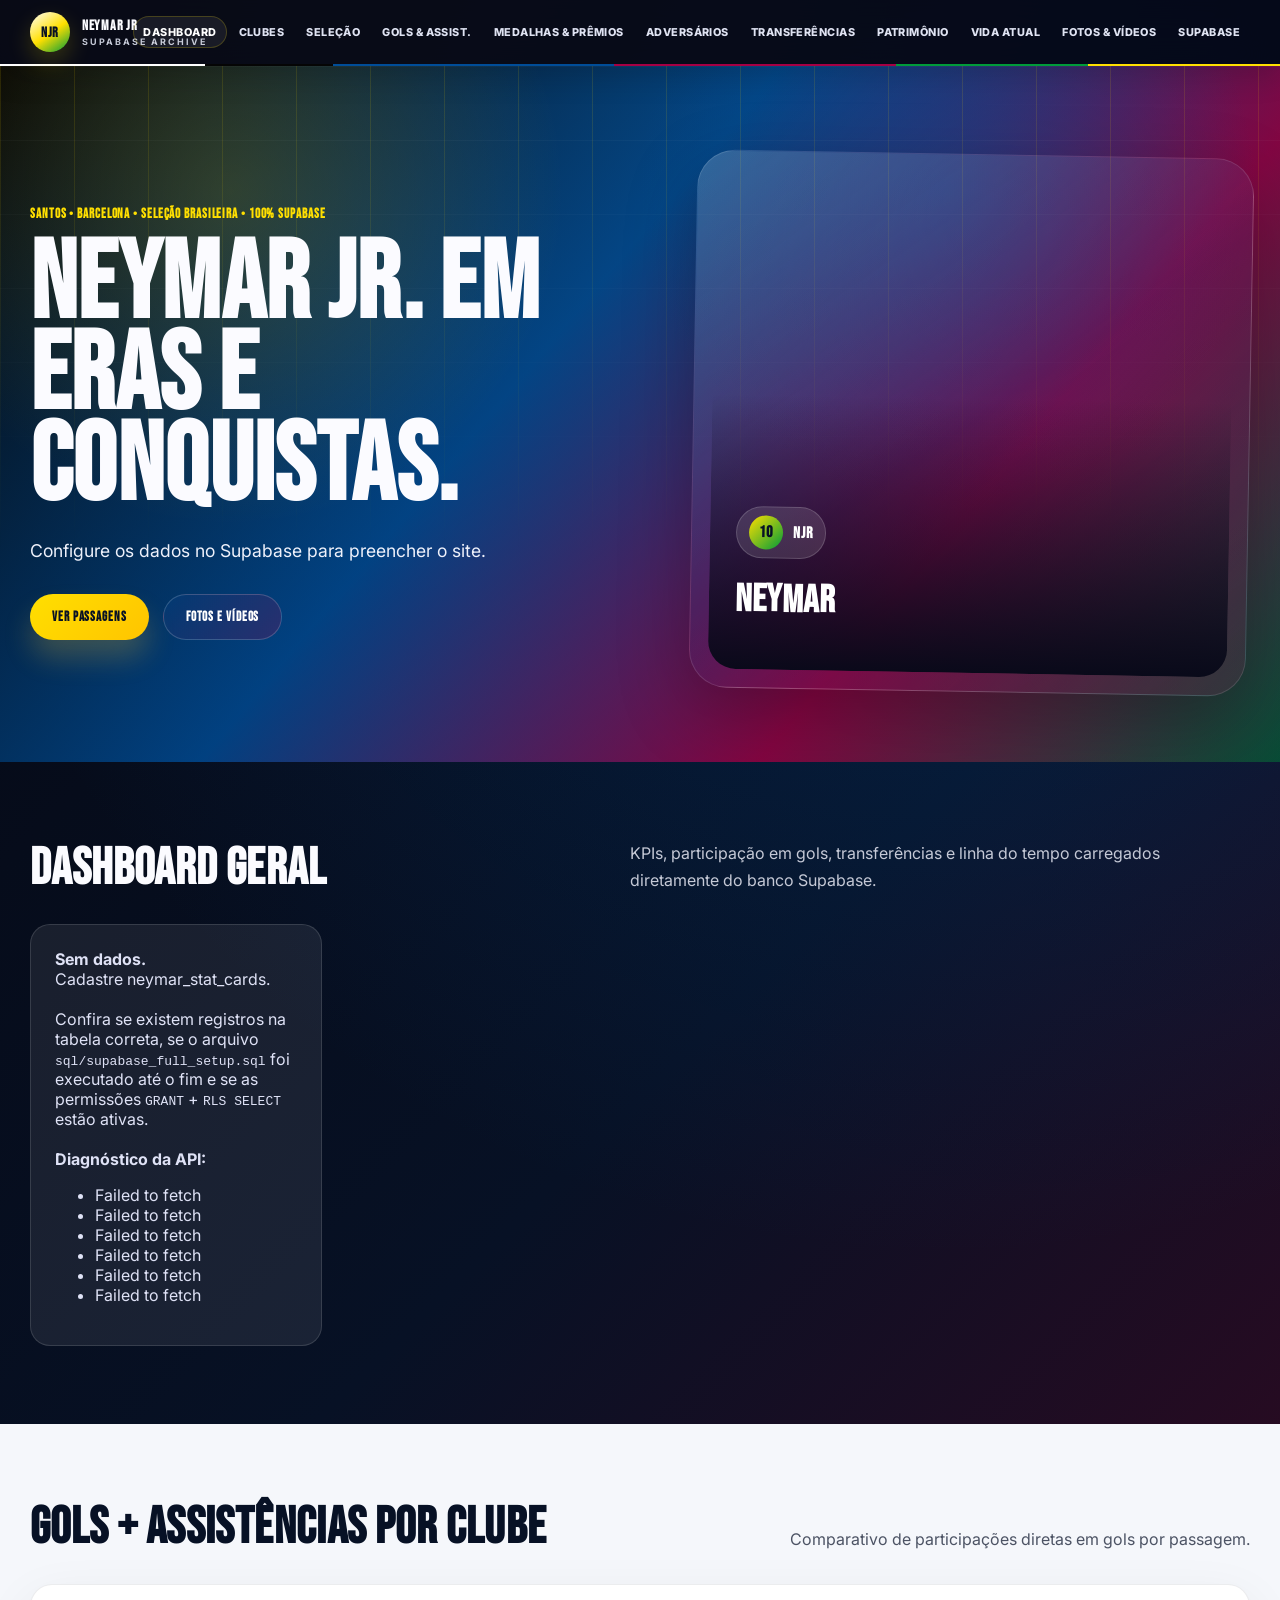
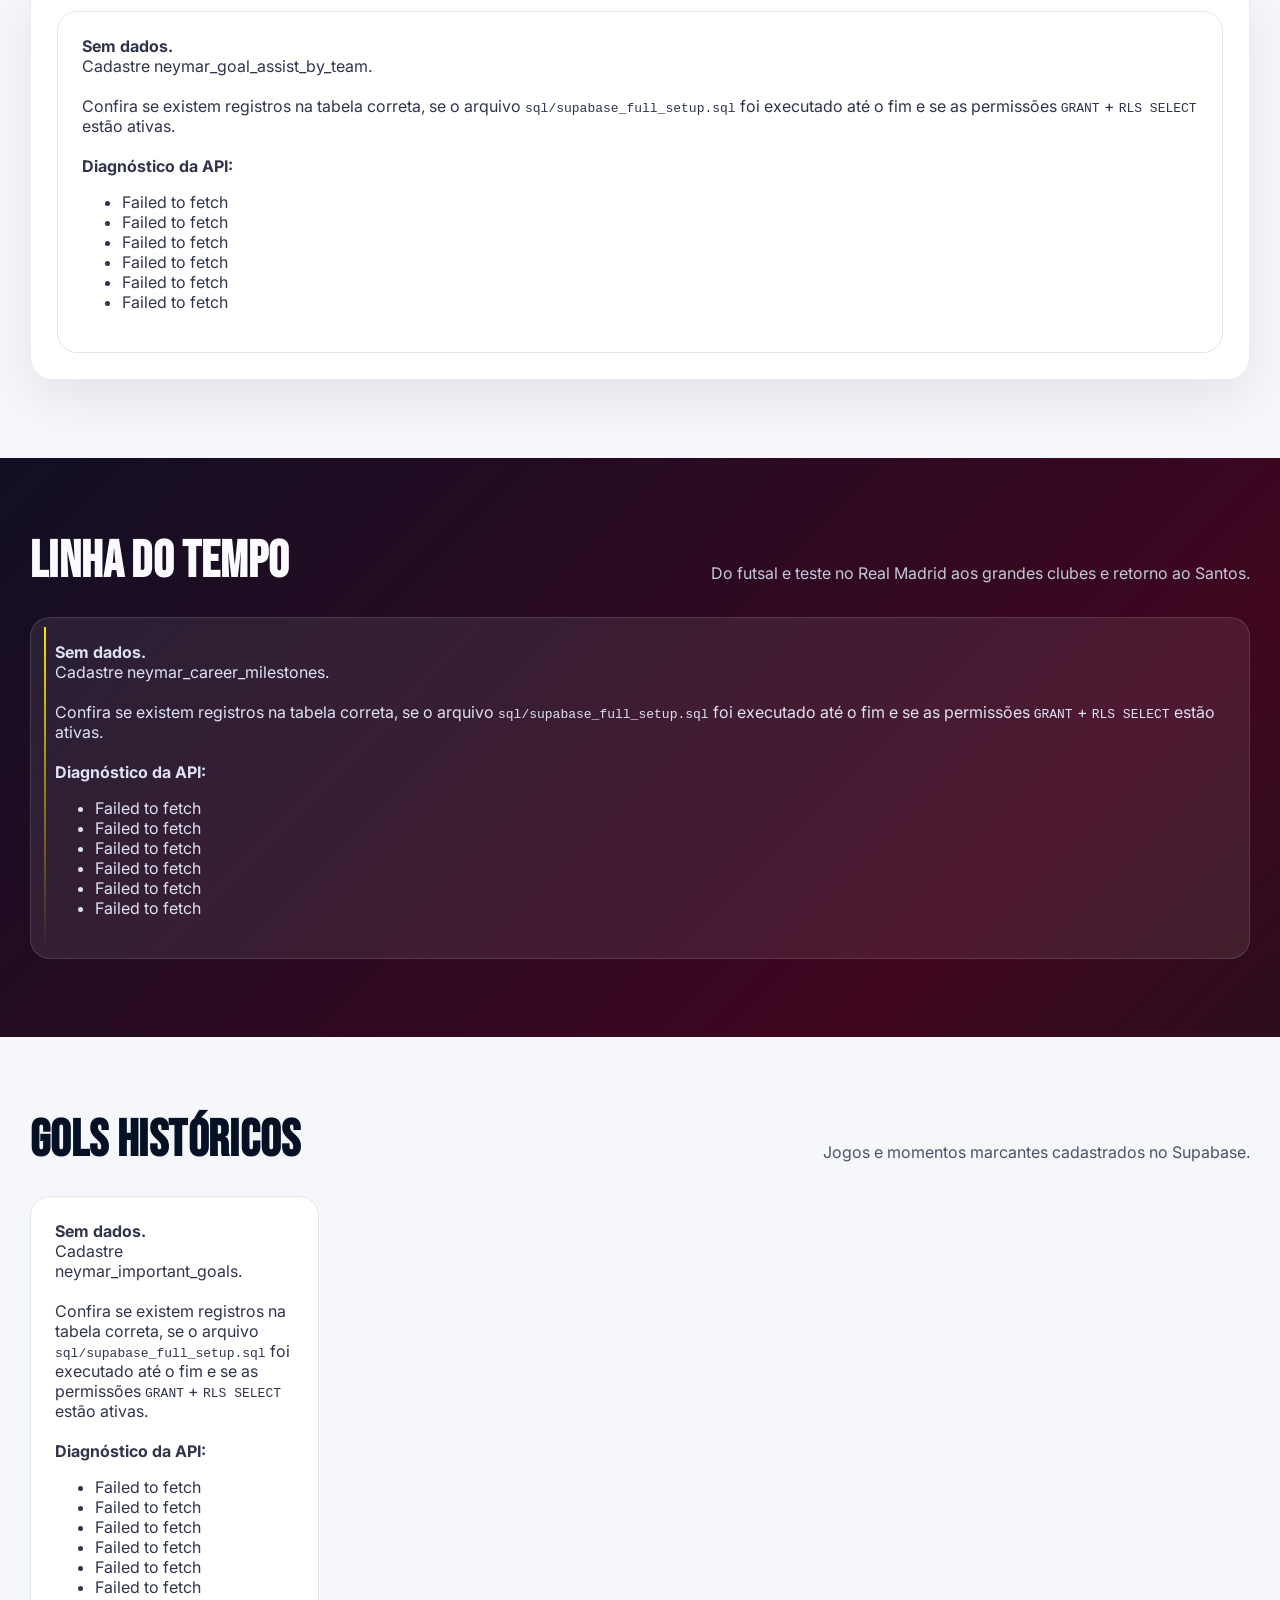
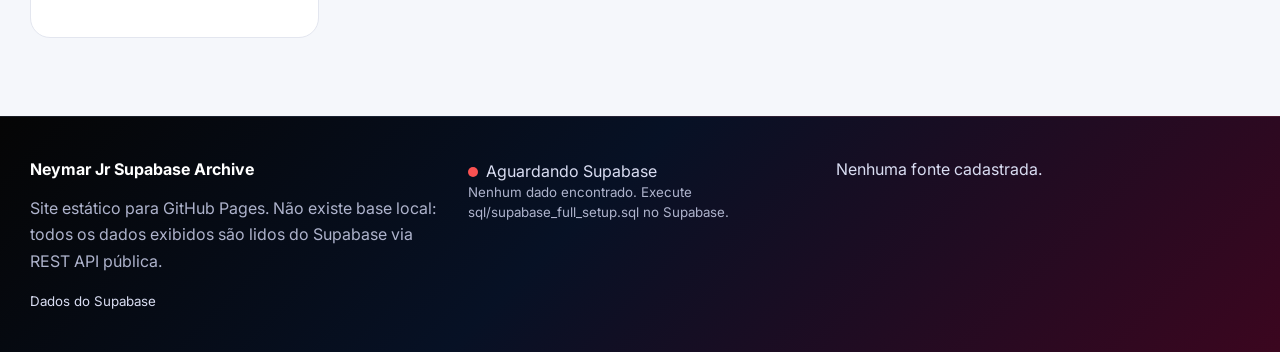
<file: index.html>
<!DOCTYPE html><html lang="pt-BR"><head><meta charset="UTF-8"/><meta name="viewport" content="width=device-width, initial-scale=1.0"/><title>Neymar Jr Supabase Archive | Dashboard</title><meta name="description" content="Dashboard premium 100% Supabase da carreira de Neymar Jr."/><link rel="preconnect" href="https://fonts.googleapis.com"><link rel="preconnect" href="https://fonts.gstatic.com" crossorigin><link href="https://fonts.googleapis.com/css2?family=Montserrat:wght@400;500;700;800;900&display=swap" rel="stylesheet"><link rel="stylesheet" href="css/styles.css"/></head><body data-page="home"><header class="topbar"><div class="container nav"><a class="logo" href="index.html"><span class="logo-mark">NJR</span><span><span id="brand-name">Neymar Jr</span><small>Supabase Archive</small></span></a><button class="mobile-toggle" id="mobile-toggle">Menu</button><nav class="nav-links" id="nav-links"></nav></div></header><main><section class="hero"><div class="container hero-grid"><div id="hero-copy"></div><div class="phone-card"><div class="phone-screen"><div class="phone-content" id="hero-mini"></div></div></div></div></section>
<section class="section"><div class="container"><div class="section-title"><h2>Dashboard geral</h2><p>KPIs, participação em gols, transferências e linha do tempo carregados diretamente do banco Supabase.</p></div><div class="kpi-grid" id="kpis"></div></div></section>
<section class="section light"><div class="container"><div class="section-title"><h2>Gols + assistências por clube</h2><p>Comparativo de participações diretas em gols por passagem.</p></div><div class="card chart-card" id="club-chart"></div></div></section>
<section class="section"><div class="container"><div class="section-title"><h2>Linha do tempo</h2><p>Do futsal e teste no Real Madrid aos grandes clubes e retorno ao Santos.</p></div><div class="timeline" id="timeline"></div></div></section>
<section class="section light"><div class="container"><div class="section-title"><h2>Gols históricos</h2><p>Jogos e momentos marcantes cadastrados no Supabase.</p></div><div class="grid four" id="featured-goals"></div></div></section></main><footer class="footer"><div class="container footer-grid"><div><strong>Neymar Jr Supabase Archive</strong><p>Site estático para GitHub Pages. Não existe base local: todos os dados exibidos são lidos do Supabase via REST API pública.</p><small id="updated-label"></small></div><div class="supabase-status" id="supabase-status"></div><div class="footer-links" id="footer-sources"></div></div></footer><script src="js/supabase-config.js"></script><script src="js/app.js"></script></body></html>
</file>
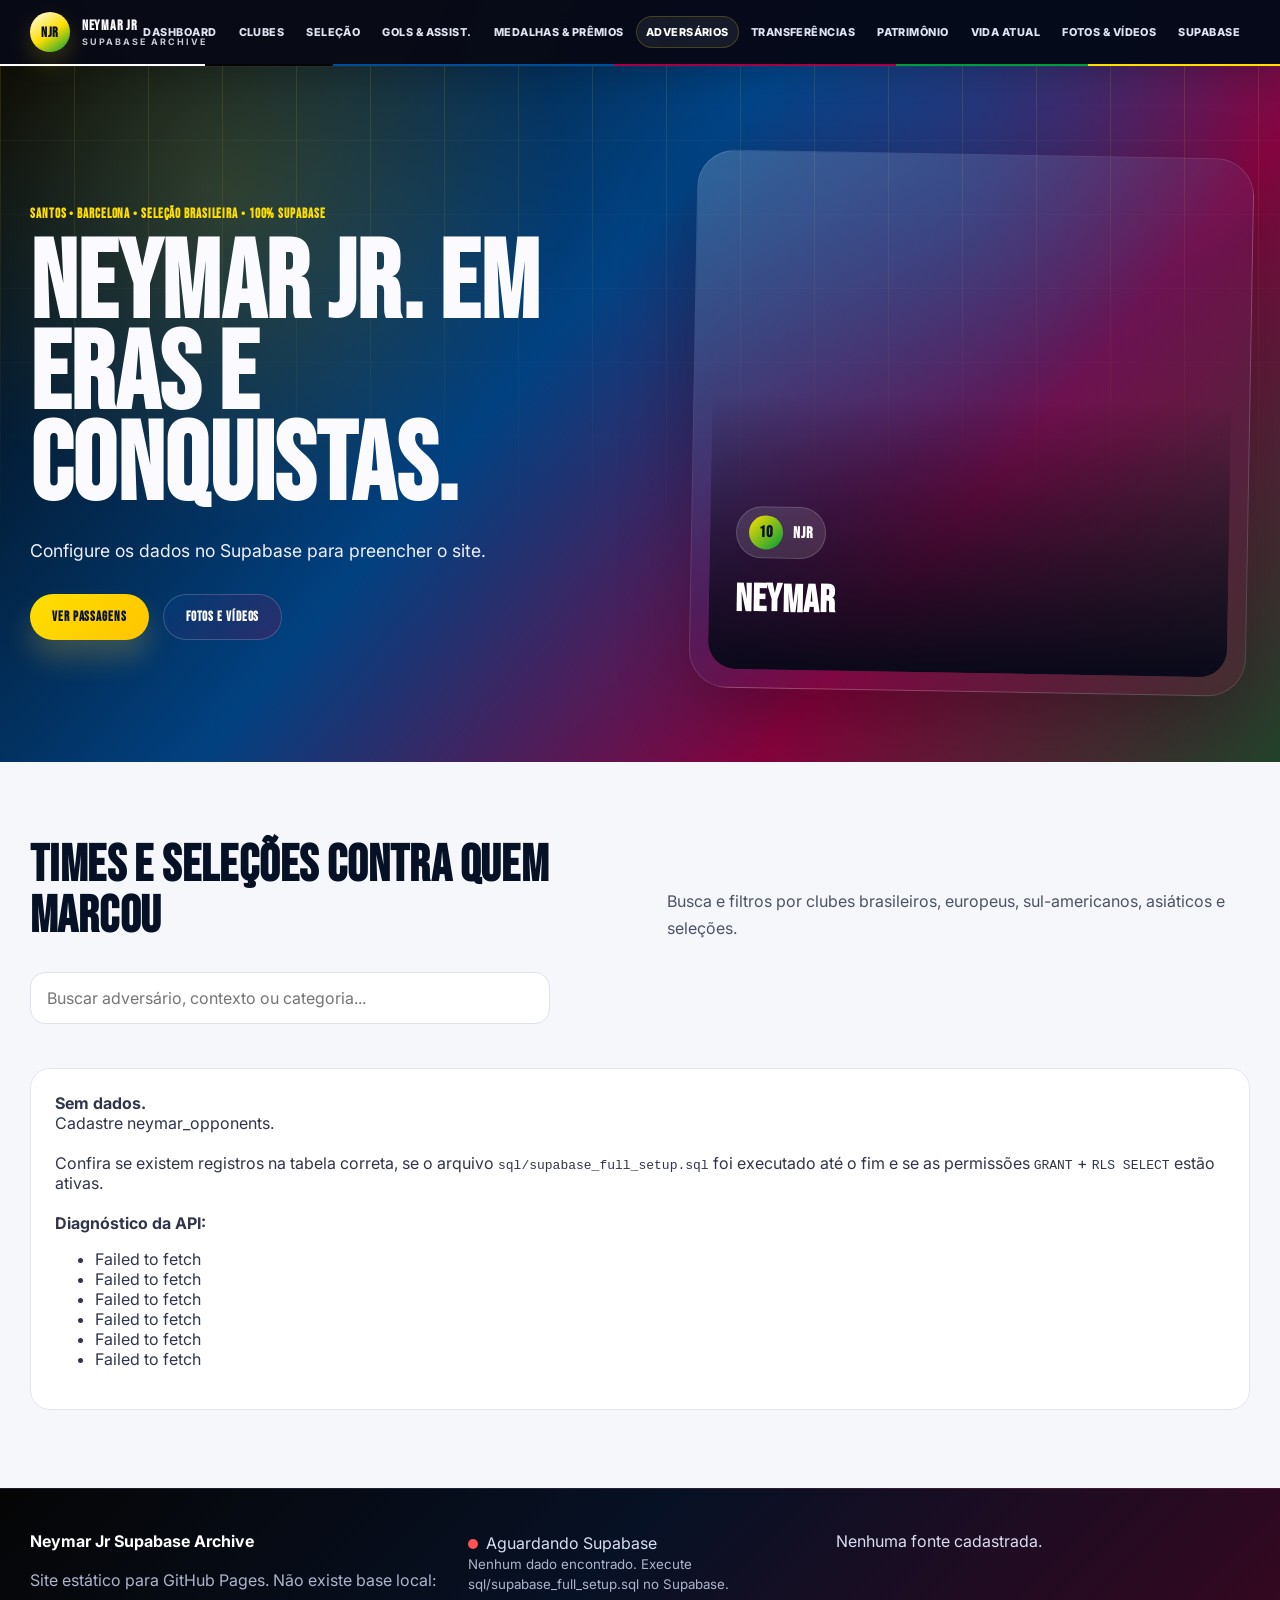
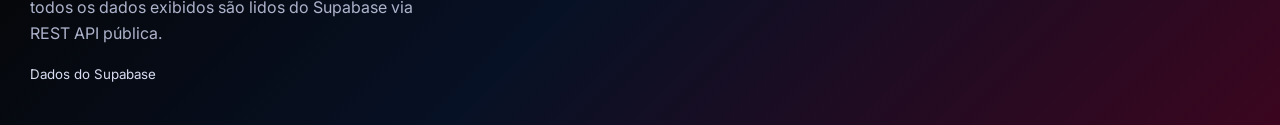
<file: adversarios.html>
<!DOCTYPE html><html lang="pt-BR"><head><meta charset="UTF-8"/><meta name="viewport" content="width=device-width, initial-scale=1.0"/><title>Neymar Jr | Adversários</title><meta name="description" content="Todos os adversários cadastrados contra quem Neymar marcou."/><link rel="preconnect" href="https://fonts.googleapis.com"><link rel="preconnect" href="https://fonts.gstatic.com" crossorigin><link href="https://fonts.googleapis.com/css2?family=Montserrat:wght@400;500;700;800;900&display=swap" rel="stylesheet"><link rel="stylesheet" href="css/styles.css"/></head><body data-page="adversarios"><header class="topbar"><div class="container nav"><a class="logo" href="index.html"><span class="logo-mark">NJR</span><span><span id="brand-name">Neymar Jr</span><small>Supabase Archive</small></span></a><button class="mobile-toggle" id="mobile-toggle">Menu</button><nav class="nav-links" id="nav-links"></nav></div></header><main><section class="hero"><div class="container hero-grid"><div id="hero-copy"></div><div class="phone-card"><div class="phone-screen"><div class="phone-content" id="hero-mini"></div></div></div></div></section>
<section class="section light"><div class="container"><div class="section-title"><h2>Times e seleções contra quem marcou</h2><p>Busca e filtros por clubes brasileiros, europeus, sul-americanos, asiáticos e seleções.</p></div><input class="searchbar" id="opponents-search" placeholder="Buscar adversário, contexto ou categoria..."/><br><br><div class="filters" id="opponents-filters"></div><p class="note" id="opponents-count"></p><div class="table-wrap" id="opponents-table"></div></div></section></main><footer class="footer"><div class="container footer-grid"><div><strong>Neymar Jr Supabase Archive</strong><p>Site estático para GitHub Pages. Não existe base local: todos os dados exibidos são lidos do Supabase via REST API pública.</p><small id="updated-label"></small></div><div class="supabase-status" id="supabase-status"></div><div class="footer-links" id="footer-sources"></div></div></footer><script src="js/supabase-config.js"></script><script src="js/app.js"></script></body></html>
</file>
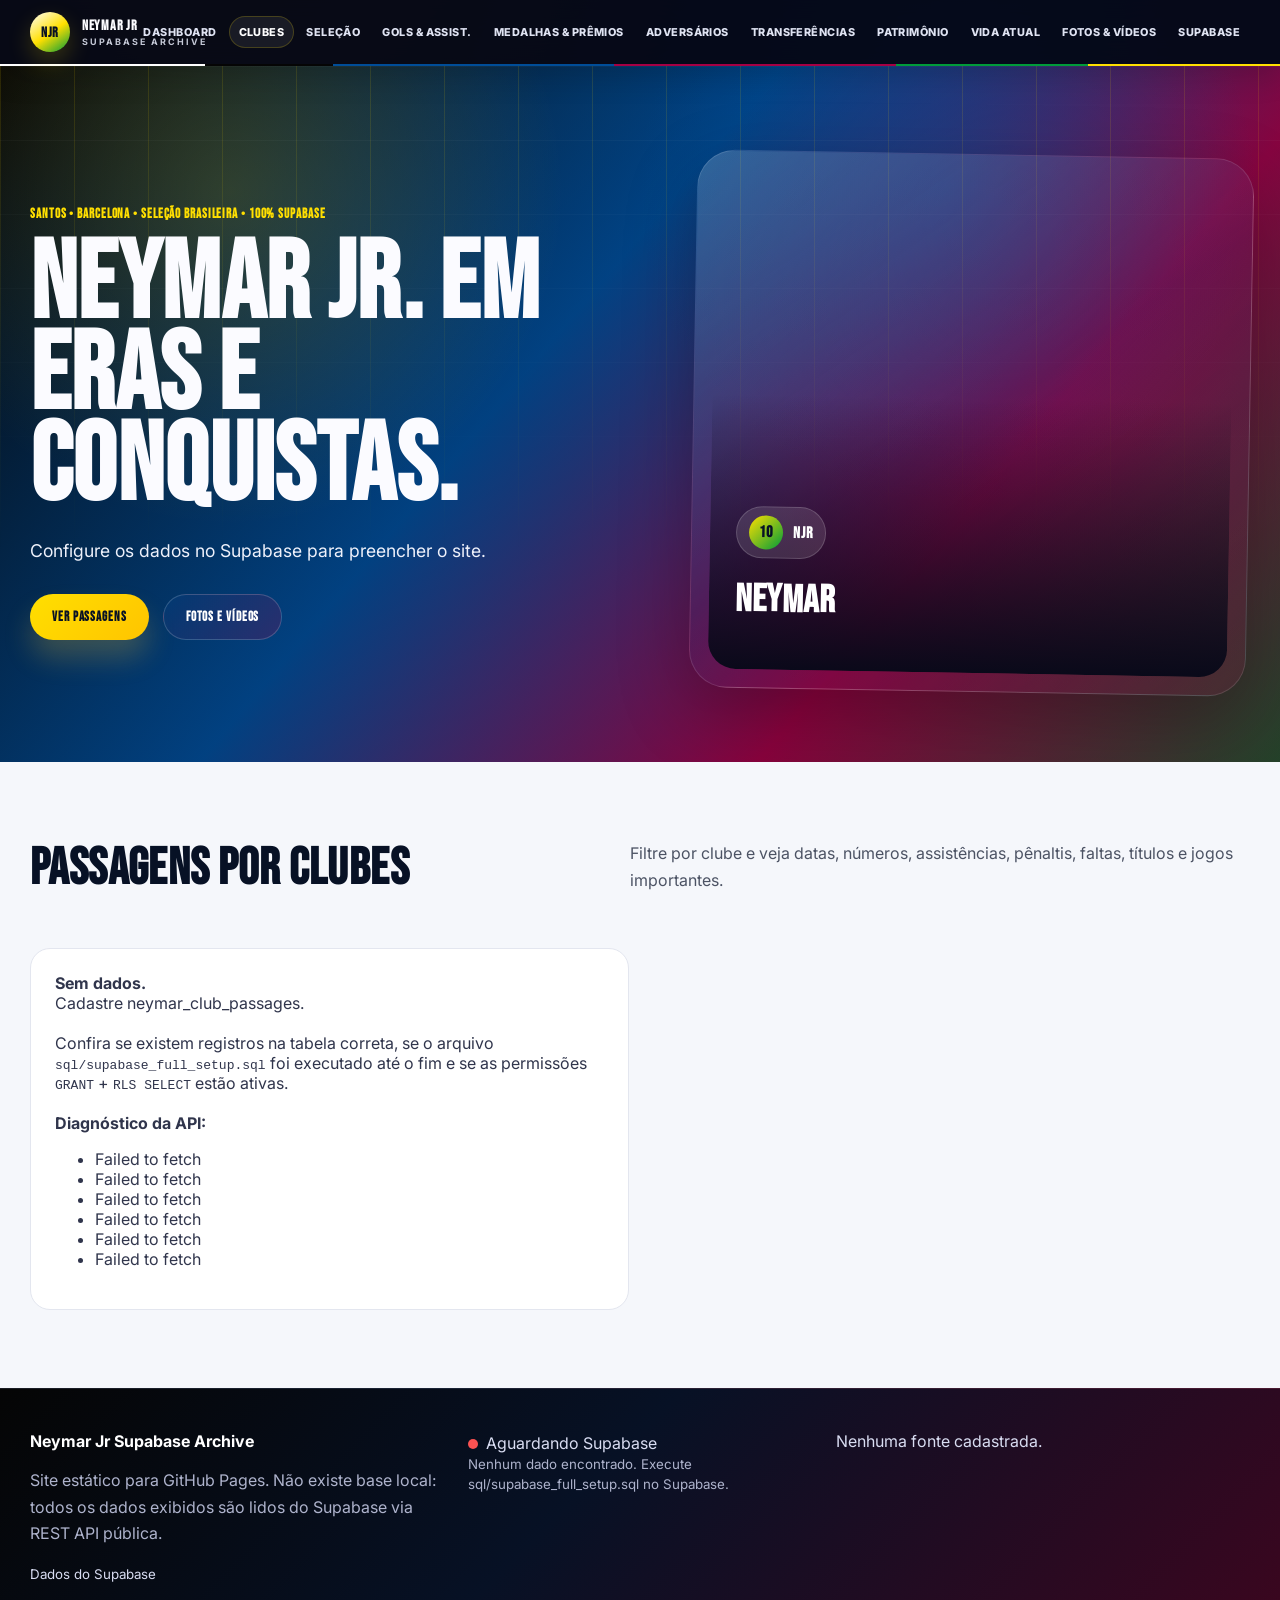
<file: clubes.html>
<!DOCTYPE html><html lang="pt-BR"><head><meta charset="UTF-8"/><meta name="viewport" content="width=device-width, initial-scale=1.0"/><title>Neymar Jr | Clubes</title><meta name="description" content="Passagens de Neymar Jr por clubes com dados do Supabase."/><link rel="preconnect" href="https://fonts.googleapis.com"><link rel="preconnect" href="https://fonts.gstatic.com" crossorigin><link href="https://fonts.googleapis.com/css2?family=Montserrat:wght@400;500;700;800;900&display=swap" rel="stylesheet"><link rel="stylesheet" href="css/styles.css"/></head><body data-page="clubes"><header class="topbar"><div class="container nav"><a class="logo" href="index.html"><span class="logo-mark">NJR</span><span><span id="brand-name">Neymar Jr</span><small>Supabase Archive</small></span></a><button class="mobile-toggle" id="mobile-toggle">Menu</button><nav class="nav-links" id="nav-links"></nav></div></header><main><section class="hero"><div class="container hero-grid"><div id="hero-copy"></div><div class="phone-card"><div class="phone-screen"><div class="phone-content" id="hero-mini"></div></div></div></div></section>
<section class="section light"><div class="container"><div class="section-title"><h2>Passagens por clubes</h2><p>Filtre por clube e veja datas, números, assistências, pênaltis, faltas, títulos e jogos importantes.</p></div><div class="filters" id="clubs-filters"></div><div class="grid two" id="clubs-grid"></div></div></section></main><footer class="footer"><div class="container footer-grid"><div><strong>Neymar Jr Supabase Archive</strong><p>Site estático para GitHub Pages. Não existe base local: todos os dados exibidos são lidos do Supabase via REST API pública.</p><small id="updated-label"></small></div><div class="supabase-status" id="supabase-status"></div><div class="footer-links" id="footer-sources"></div></div></footer><script src="js/supabase-config.js"></script><script src="js/app.js"></script></body></html>
</file>
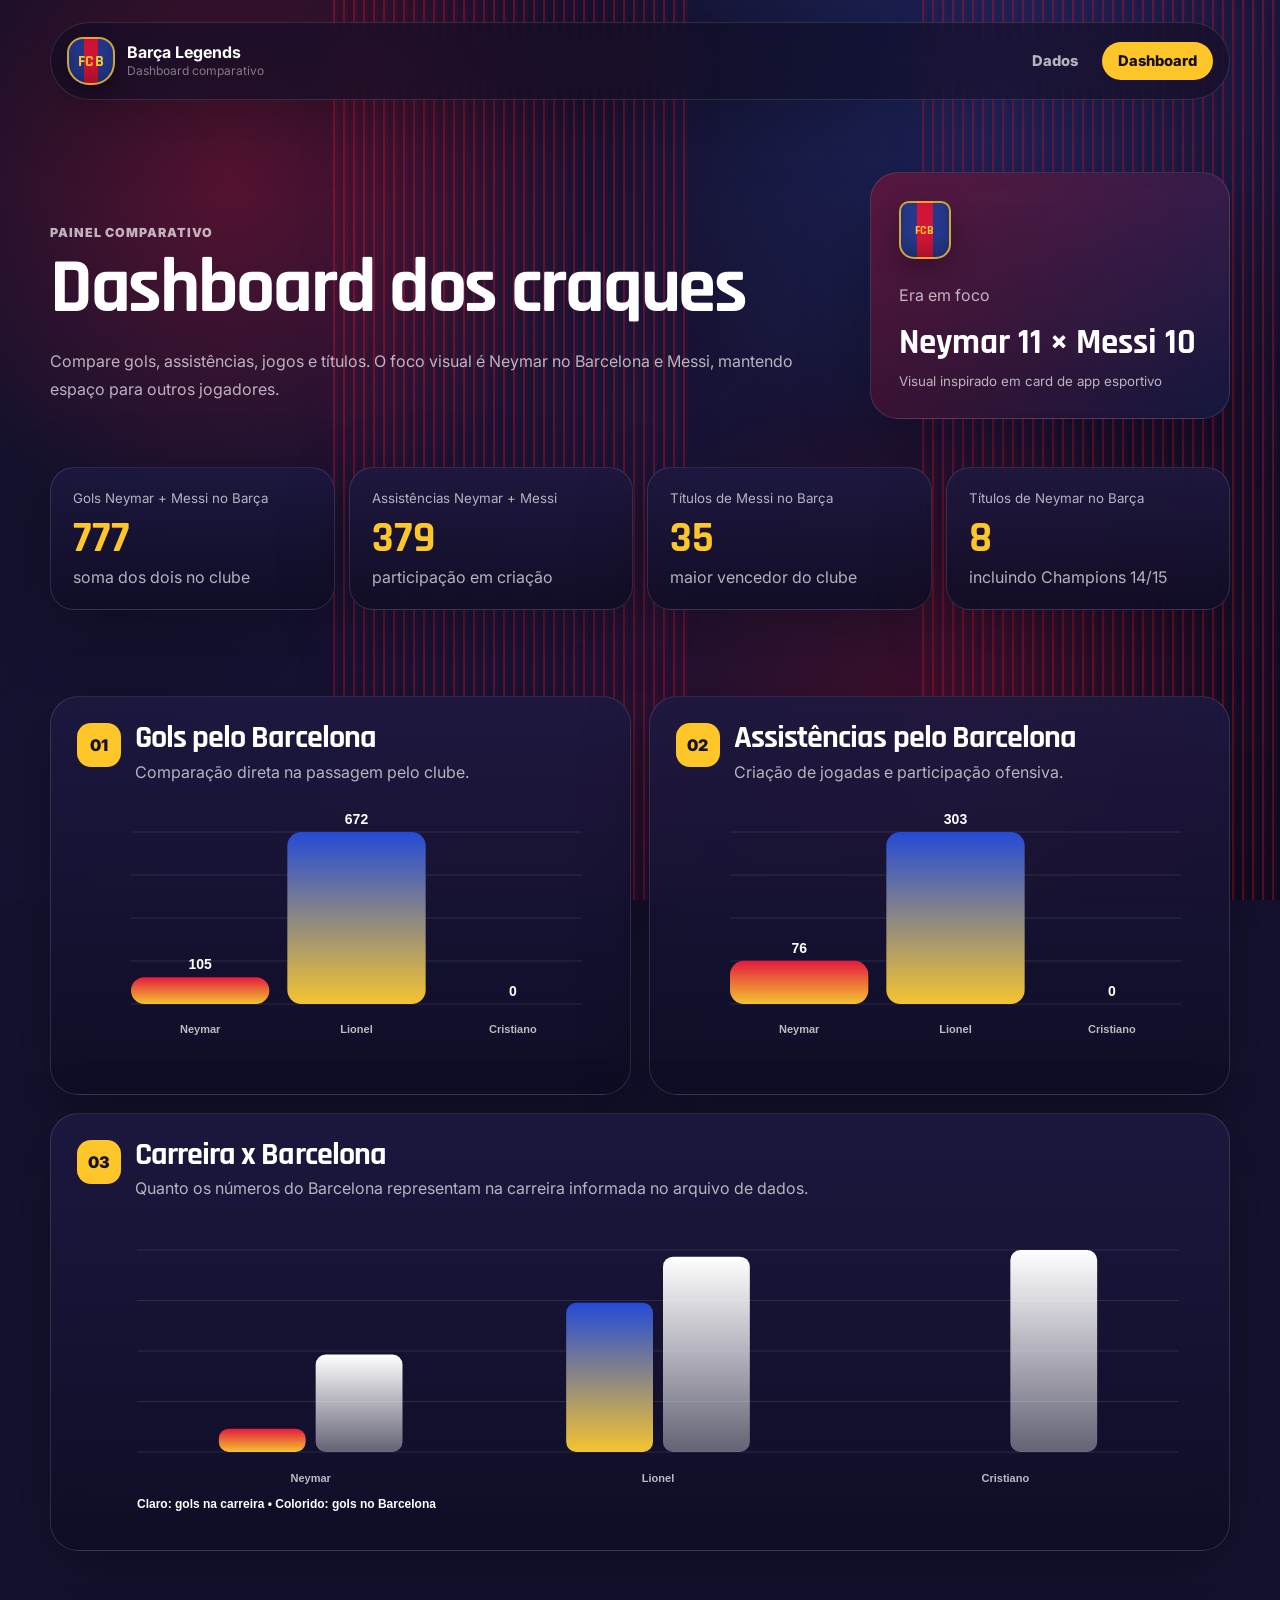
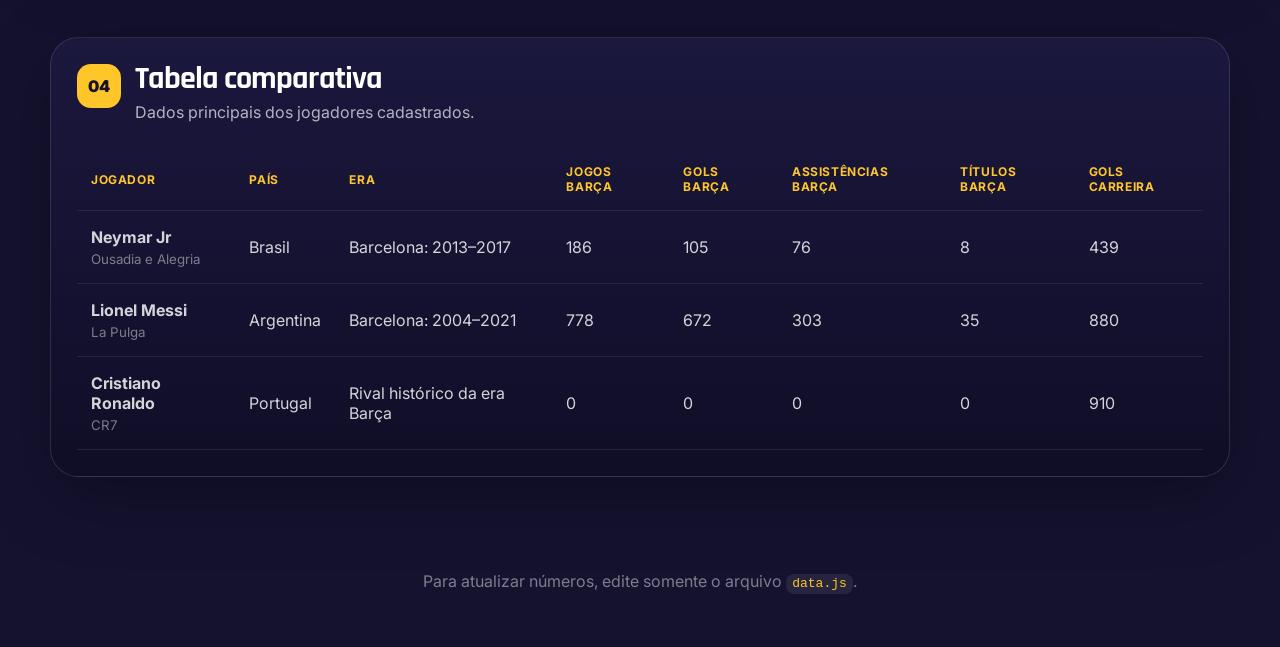
<file: dashboard.html>
<!DOCTYPE html>
<html lang="pt-BR">
<head>
  <meta charset="UTF-8" />
  <meta name="viewport" content="width=device-width, initial-scale=1.0" />
  <title>Barça Legends | Dashboard</title>
  <link rel="preconnect" href="https://fonts.googleapis.com">
  <link rel="preconnect" href="https://fonts.gstatic.com" crossorigin>
  <link href="https://fonts.googleapis.com/css2?family=Rajdhani:wght@500;600;700&family=Inter:wght@400;500;700;800&display=swap" rel="stylesheet">
  <link rel="stylesheet" href="styles.css" />
</head>
<body>
  <div class="page-bg"></div>

  <header class="site-header">
    <a class="brand" href="index.html" aria-label="Página inicial">
      <span class="brand-badge">FCB</span>
      <span>
        <strong>Barça Legends</strong>
        <small>Dashboard comparativo</small>
      </span>
    </a>

    <nav class="nav-links" aria-label="Menu principal">
      <a href="index.html">Dados</a>
      <a class="active" href="dashboard.html">Dashboard</a>
    </nav>
  </header>

  <main>
    <section class="dashboard-hero section-pad">
      <div>
        <p class="eyebrow">Painel comparativo</p>
        <h1>Dashboard dos craques</h1>
        <p>
          Compare gols, assistências, jogos e títulos. O foco visual é Neymar no Barcelona e Messi, mantendo espaço para outros jogadores.
        </p>
      </div>
      <div class="dashboard-score-card">
        <span class="mini-shield">FCB</span>
        <p>Era em foco</p>
        <strong>Neymar 11 × Messi 10</strong>
        <small>Visual inspirado em card de app esportivo</small>
      </div>
    </section>

    <section class="section-pad compact-top">
      <div id="kpi-grid" class="kpi-grid"></div>
    </section>

    <section class="dashboard-grid section-pad compact-top">
      <article class="chart-card">
        <div class="chart-title">
          <span>01</span>
          <div>
            <h2>Gols pelo Barcelona</h2>
            <p>Comparação direta na passagem pelo clube.</p>
          </div>
        </div>
        <canvas id="barcaGoalsChart" height="260"></canvas>
      </article>

      <article class="chart-card">
        <div class="chart-title">
          <span>02</span>
          <div>
            <h2>Assistências pelo Barcelona</h2>
            <p>Criação de jogadas e participação ofensiva.</p>
          </div>
        </div>
        <canvas id="assistsChart" height="260"></canvas>
      </article>

      <article class="chart-card wide-chart">
        <div class="chart-title">
          <span>03</span>
          <div>
            <h2>Carreira x Barcelona</h2>
            <p>Quanto os números do Barcelona representam na carreira informada no arquivo de dados.</p>
          </div>
        </div>
        <canvas id="careerChart" height="300"></canvas>
      </article>
    </section>

    <section class="section-pad compact-top">
      <div class="table-card">
        <div class="chart-title">
          <span>04</span>
          <div>
            <h2>Tabela comparativa</h2>
            <p>Dados principais dos jogadores cadastrados.</p>
          </div>
        </div>
        <div class="table-wrap">
          <table>
            <thead>
              <tr>
                <th>Jogador</th>
                <th>País</th>
                <th>Era</th>
                <th>Jogos Barça</th>
                <th>Gols Barça</th>
                <th>Assistências Barça</th>
                <th>Títulos Barça</th>
                <th>Gols carreira</th>
              </tr>
            </thead>
            <tbody id="comparison-table"></tbody>
          </table>
        </div>
      </div>
    </section>
  </main>

  <footer class="site-footer">
    <p>Para atualizar números, edite somente o arquivo <code>data.js</code>.</p>
  </footer>

  <script src="data.js"></script>
  <script src="dashboard.js"></script>
</body>
</html>
</file>
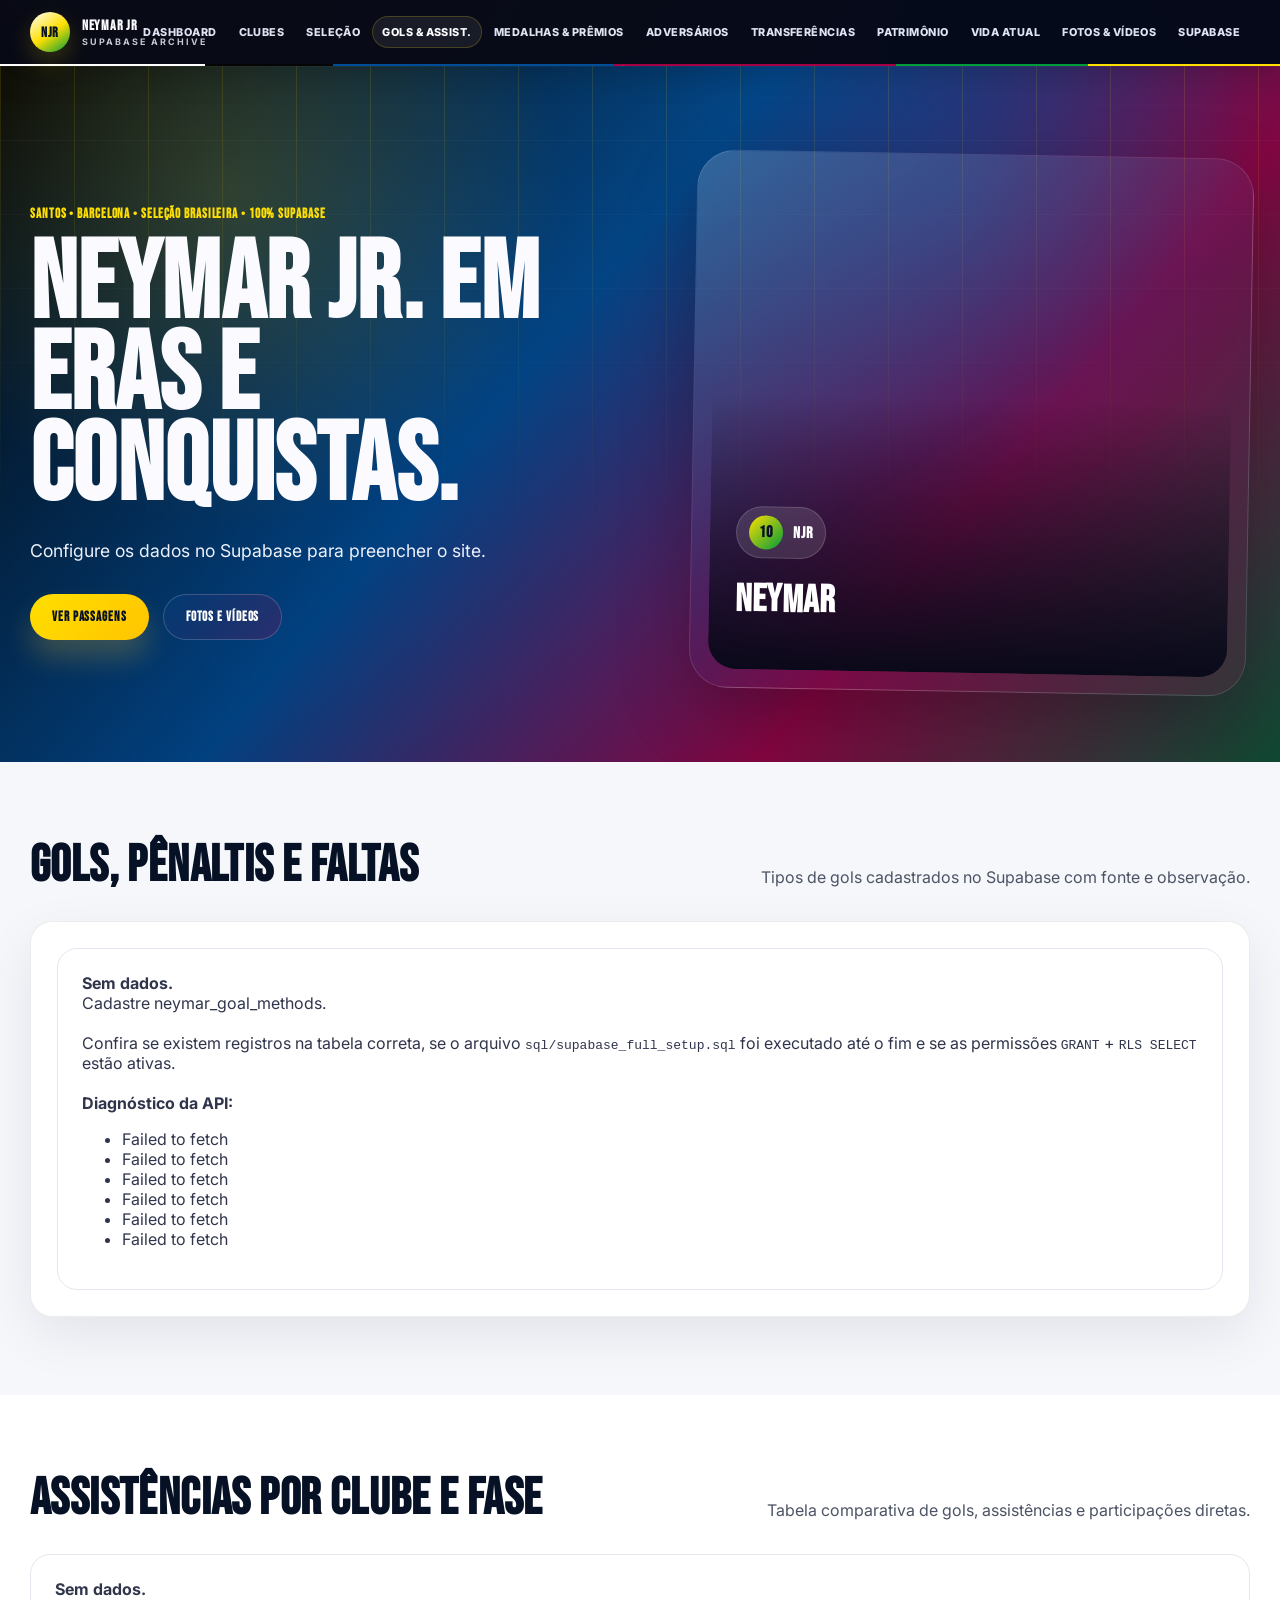
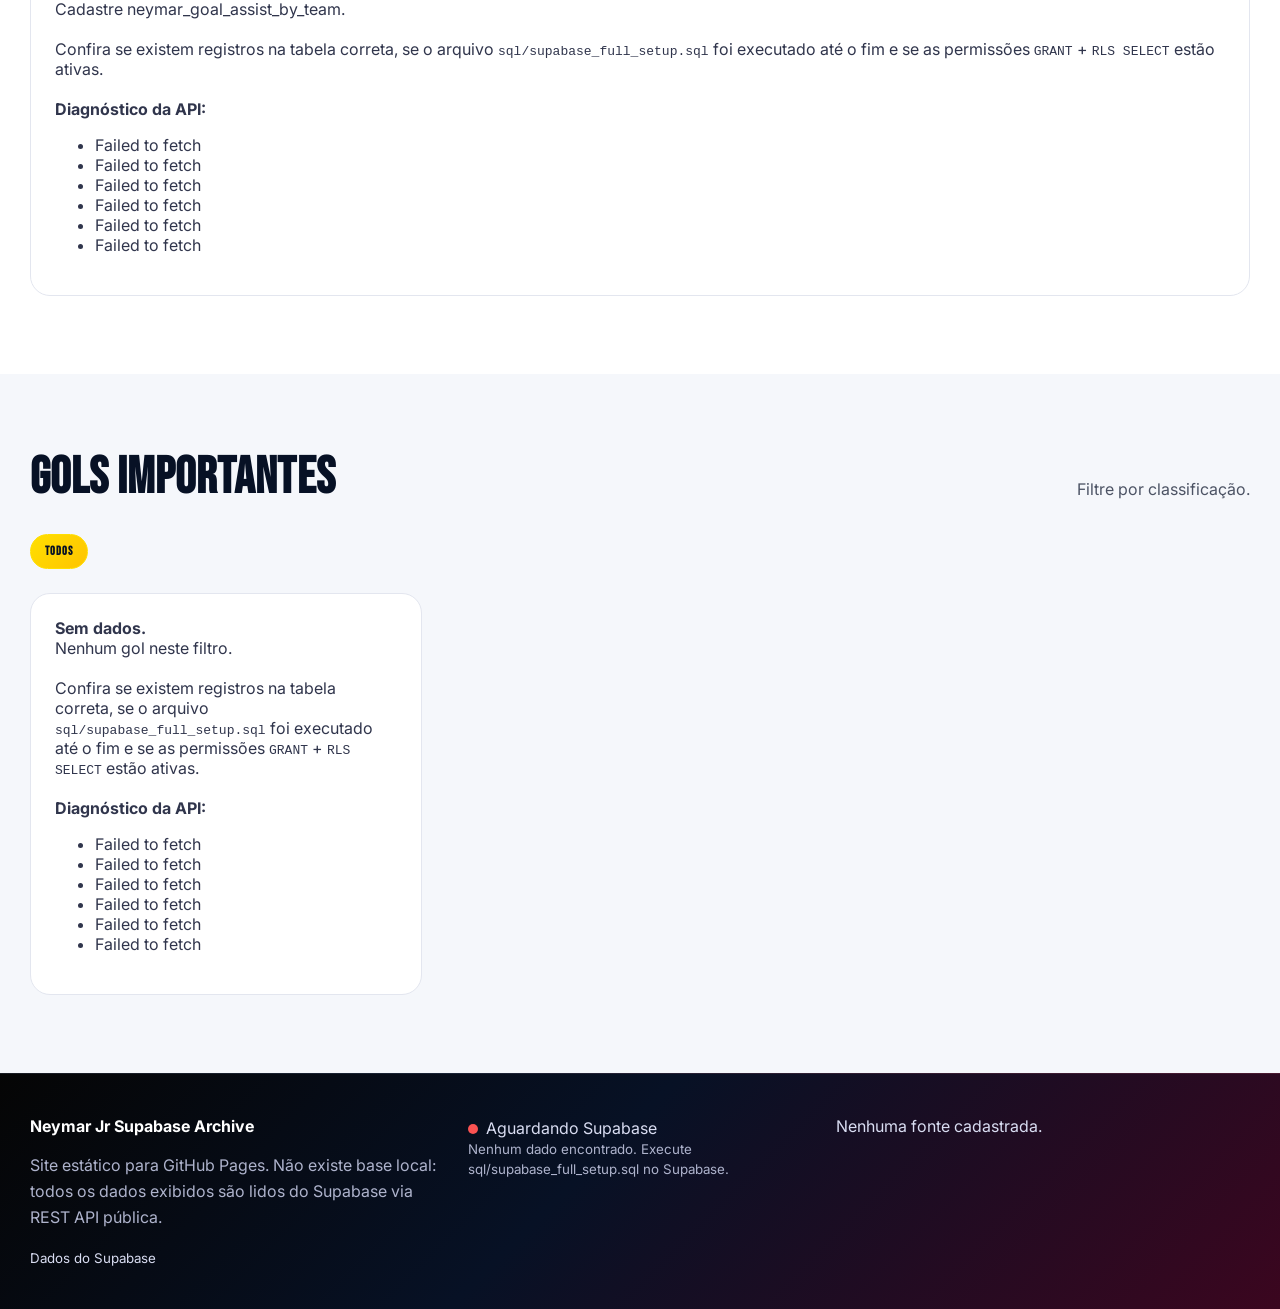
<file: estatisticas.html>
<!DOCTYPE html><html lang="pt-BR"><head><meta charset="UTF-8"/><meta name="viewport" content="width=device-width, initial-scale=1.0"/><title>Neymar Jr | Gols e Assistências</title><meta name="description" content="Gols, assistências, pênaltis e faltas de Neymar Jr."/><link rel="preconnect" href="https://fonts.googleapis.com"><link rel="preconnect" href="https://fonts.gstatic.com" crossorigin><link href="https://fonts.googleapis.com/css2?family=Montserrat:wght@400;500;700;800;900&display=swap" rel="stylesheet"><link rel="stylesheet" href="css/styles.css"/></head><body data-page="estatisticas"><header class="topbar"><div class="container nav"><a class="logo" href="index.html"><span class="logo-mark">NJR</span><span><span id="brand-name">Neymar Jr</span><small>Supabase Archive</small></span></a><button class="mobile-toggle" id="mobile-toggle">Menu</button><nav class="nav-links" id="nav-links"></nav></div></header><main><section class="hero"><div class="container hero-grid"><div id="hero-copy"></div><div class="phone-card"><div class="phone-screen"><div class="phone-content" id="hero-mini"></div></div></div></div></section>
<section class="section light"><div class="container"><div class="section-title"><h2>Gols, pênaltis e faltas</h2><p>Tipos de gols cadastrados no Supabase com fonte e observação.</p></div><div class="card chart-card" id="goal-methods"></div></div></section>
<section class="section white"><div class="container"><div class="section-title"><h2>Assistências por clube e fase</h2><p>Tabela comparativa de gols, assistências e participações diretas.</p></div><div class="table-wrap" id="assist-table"></div></div></section>
<section class="section light"><div class="container"><div class="section-title"><h2>Gols importantes</h2><p>Filtre por classificação.</p></div><div class="filters" id="goals-filters"></div><div class="grid three" id="goals-grid"></div></div></section></main><footer class="footer"><div class="container footer-grid"><div><strong>Neymar Jr Supabase Archive</strong><p>Site estático para GitHub Pages. Não existe base local: todos os dados exibidos são lidos do Supabase via REST API pública.</p><small id="updated-label"></small></div><div class="supabase-status" id="supabase-status"></div><div class="footer-links" id="footer-sources"></div></div></footer><script src="js/supabase-config.js"></script><script src="js/app.js"></script></body></html>
</file>
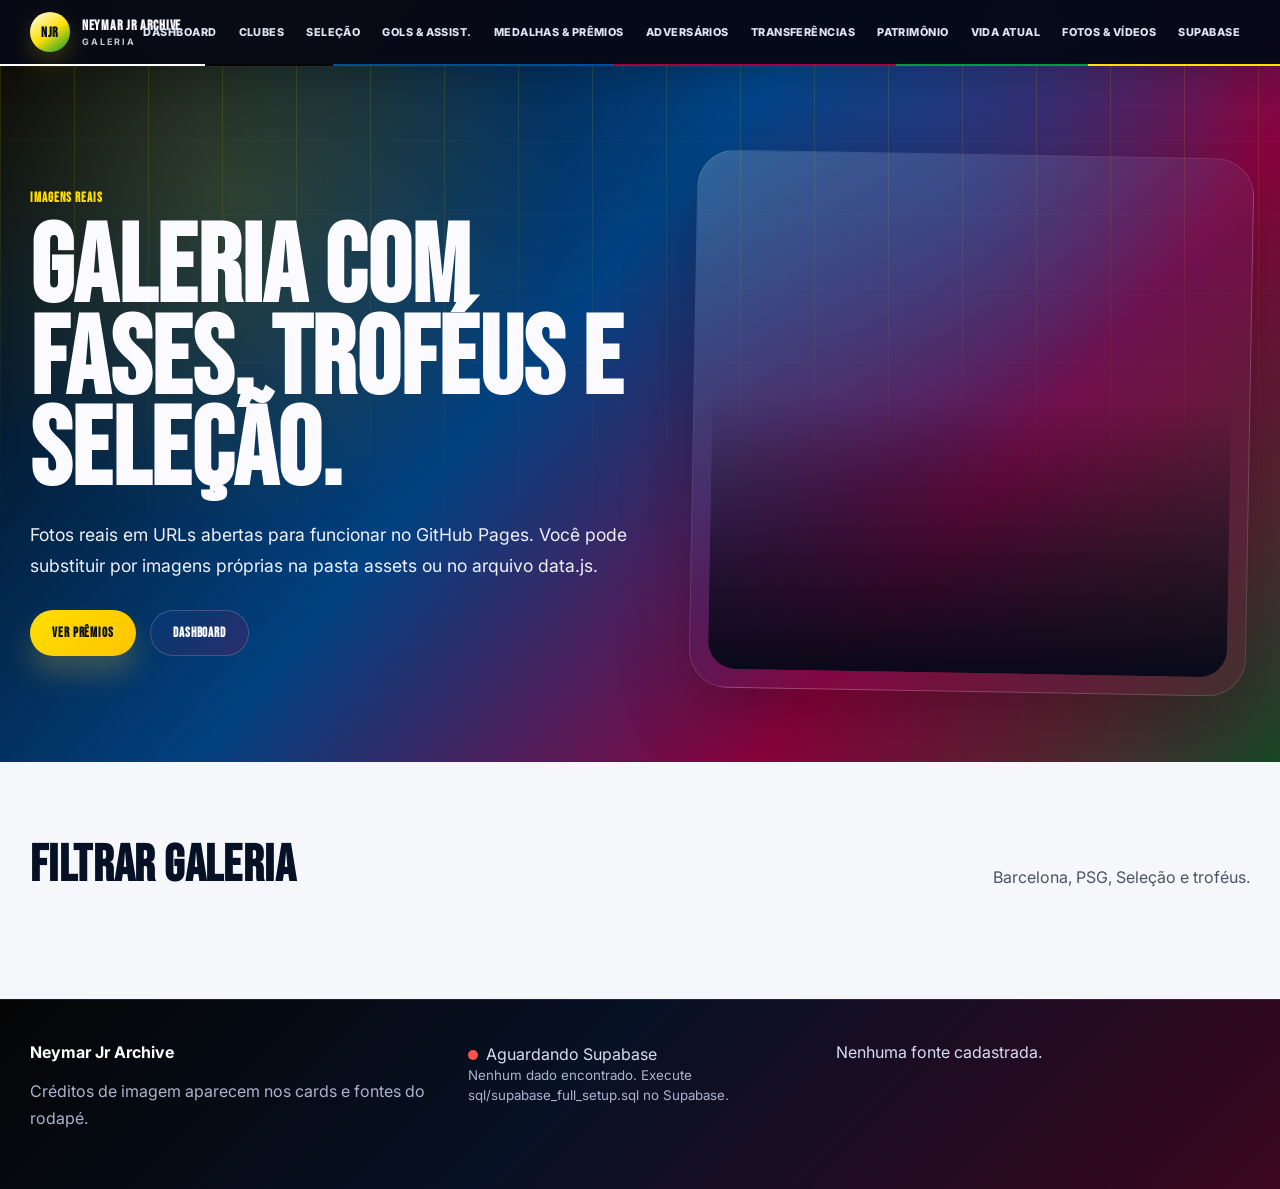
<file: galeria.html>
<!DOCTYPE html>
<html lang="pt-BR">
<head>
  <meta charset="UTF-8" />
  <meta name="viewport" content="width=device-width, initial-scale=1.0" />
  <title>Neymar Jr Archive | Galeria</title>
  <link rel="stylesheet" href="css/styles.css" />
</head>
<body data-page="galeria">
  <header class="topbar"><div class="container nav"><a class="logo" href="index.html"><span class="logo-mark">NJR</span><span>Neymar Jr Archive<small>galeria</small></span></a><button class="mobile-toggle" id="mobile-toggle">Menu</button><nav class="nav-links" id="nav-links"></nav></div></header>
  <main>
    <section class="hero"><div class="container hero-grid"><div><p class="eyebrow">Imagens reais</p><h1>Galeria com fases, troféus e Seleção.</h1><p class="lead">Fotos reais em URLs abertas para funcionar no GitHub Pages. Você pode substituir por imagens próprias na pasta assets ou no arquivo data.js.</p><div class="hero-actions"><a class="btn" href="premios.html">Ver prêmios</a><a class="btn secondary" href="index.html">Dashboard</a></div></div><div class="phone-card"><div class="phone-screen"><div class="phone-content" id="hero-mini"></div></div></div></div></section>
    <section class="section light"><div class="container"><div class="section-title"><h2>Filtrar galeria</h2><p>Barcelona, PSG, Seleção e troféus.</p></div><div class="filter-panel" id="gallery-filters"></div><div class="grid two" id="gallery-grid"></div></div></section>
  </main>
  <footer class="footer"><div class="container footer-grid"><div><strong>Neymar Jr Archive</strong><p>Créditos de imagem aparecem nos cards e fontes do rodapé.</p></div><div class="supabase-status" id="supabase-status"></div><div class="footer-links" id="footer-sources"></div></div></footer>
  <script src="js/data.js"></script><script src="js/supabase-config.js"></script><script src="js/supabase-service.js"></script><script src="js/app.js"></script>
</body>
</html>
</file>
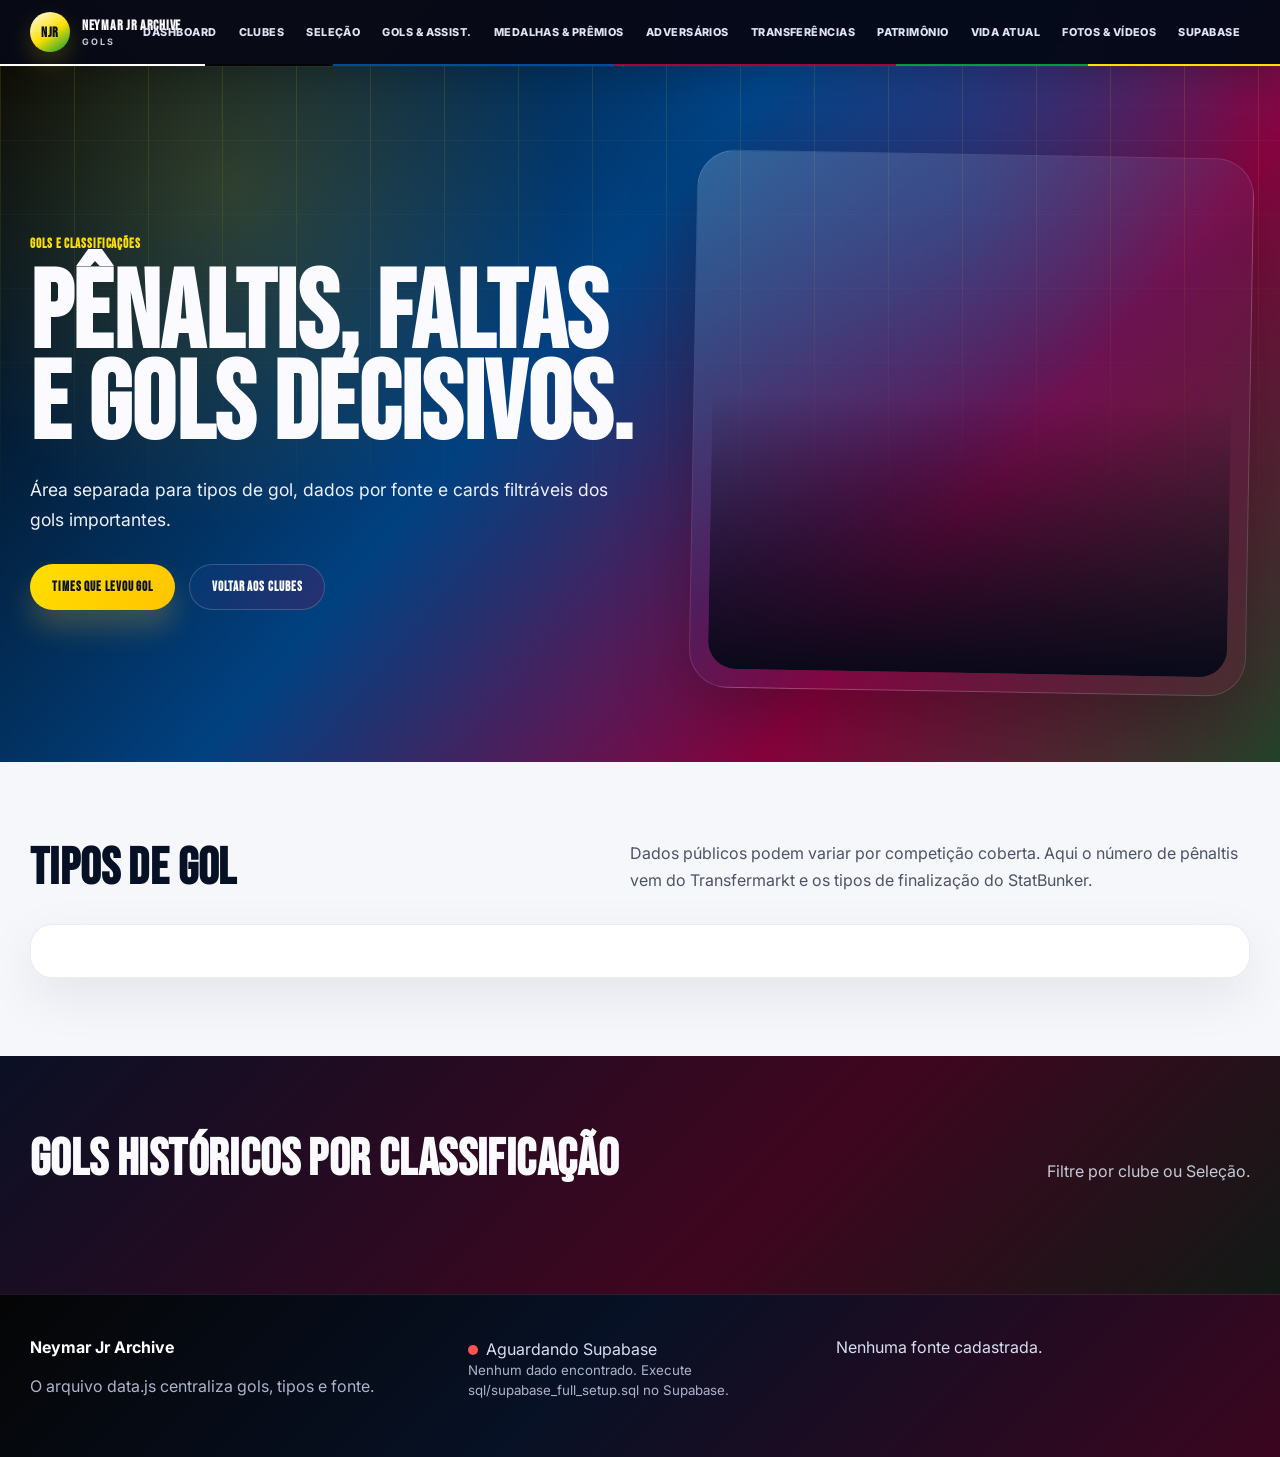
<file: gols.html>
<!DOCTYPE html>
<html lang="pt-BR">
<head>
  <meta charset="UTF-8" />
  <meta name="viewport" content="width=device-width, initial-scale=1.0" />
  <title>Neymar Jr Archive | Gols</title>
  <link rel="stylesheet" href="css/styles.css" />
</head>
<body data-page="gols">
  <header class="topbar"><div class="container nav"><a class="logo" href="index.html"><span class="logo-mark">NJR</span><span>Neymar Jr Archive<small>gols</small></span></a><button class="mobile-toggle" id="mobile-toggle">Menu</button><nav class="nav-links" id="nav-links"></nav></div></header>
  <main>
    <section class="hero"><div class="container hero-grid"><div><p class="eyebrow">Gols e classificações</p><h1>Pênaltis, faltas e gols decisivos.</h1><p class="lead">Área separada para tipos de gol, dados por fonte e cards filtráveis dos gols importantes.</p><div class="hero-actions"><a class="btn" href="adversarios.html">Times que levou gol</a><a class="btn secondary" href="clubes.html">Voltar aos clubes</a></div></div><div class="phone-card"><div class="phone-screen"><div class="phone-content" id="hero-mini"></div></div></div></div></section>
    <section class="section light"><div class="container"><div class="section-title"><h2>Tipos de gol</h2><p>Dados públicos podem variar por competição coberta. Aqui o número de pênaltis vem do Transfermarkt e os tipos de finalização do StatBunker.</p></div><div class="card chart-card" id="goal-types"></div></div></section>
    <section class="section"><div class="container"><div class="section-title"><h2>Gols históricos por classificação</h2><p>Filtre por clube ou Seleção.</p></div><div class="filter-panel" id="goals-filters"></div><div class="grid three" id="goals-grid"></div></div></section>
  </main>
  <footer class="footer"><div class="container footer-grid"><div><strong>Neymar Jr Archive</strong><p>O arquivo data.js centraliza gols, tipos e fonte.</p></div><div class="supabase-status" id="supabase-status"></div><div class="footer-links" id="footer-sources"></div></div></footer>
  <script src="js/data.js"></script><script src="js/supabase-config.js"></script><script src="js/supabase-service.js"></script><script src="js/app.js"></script>
</body>
</html>
</file>
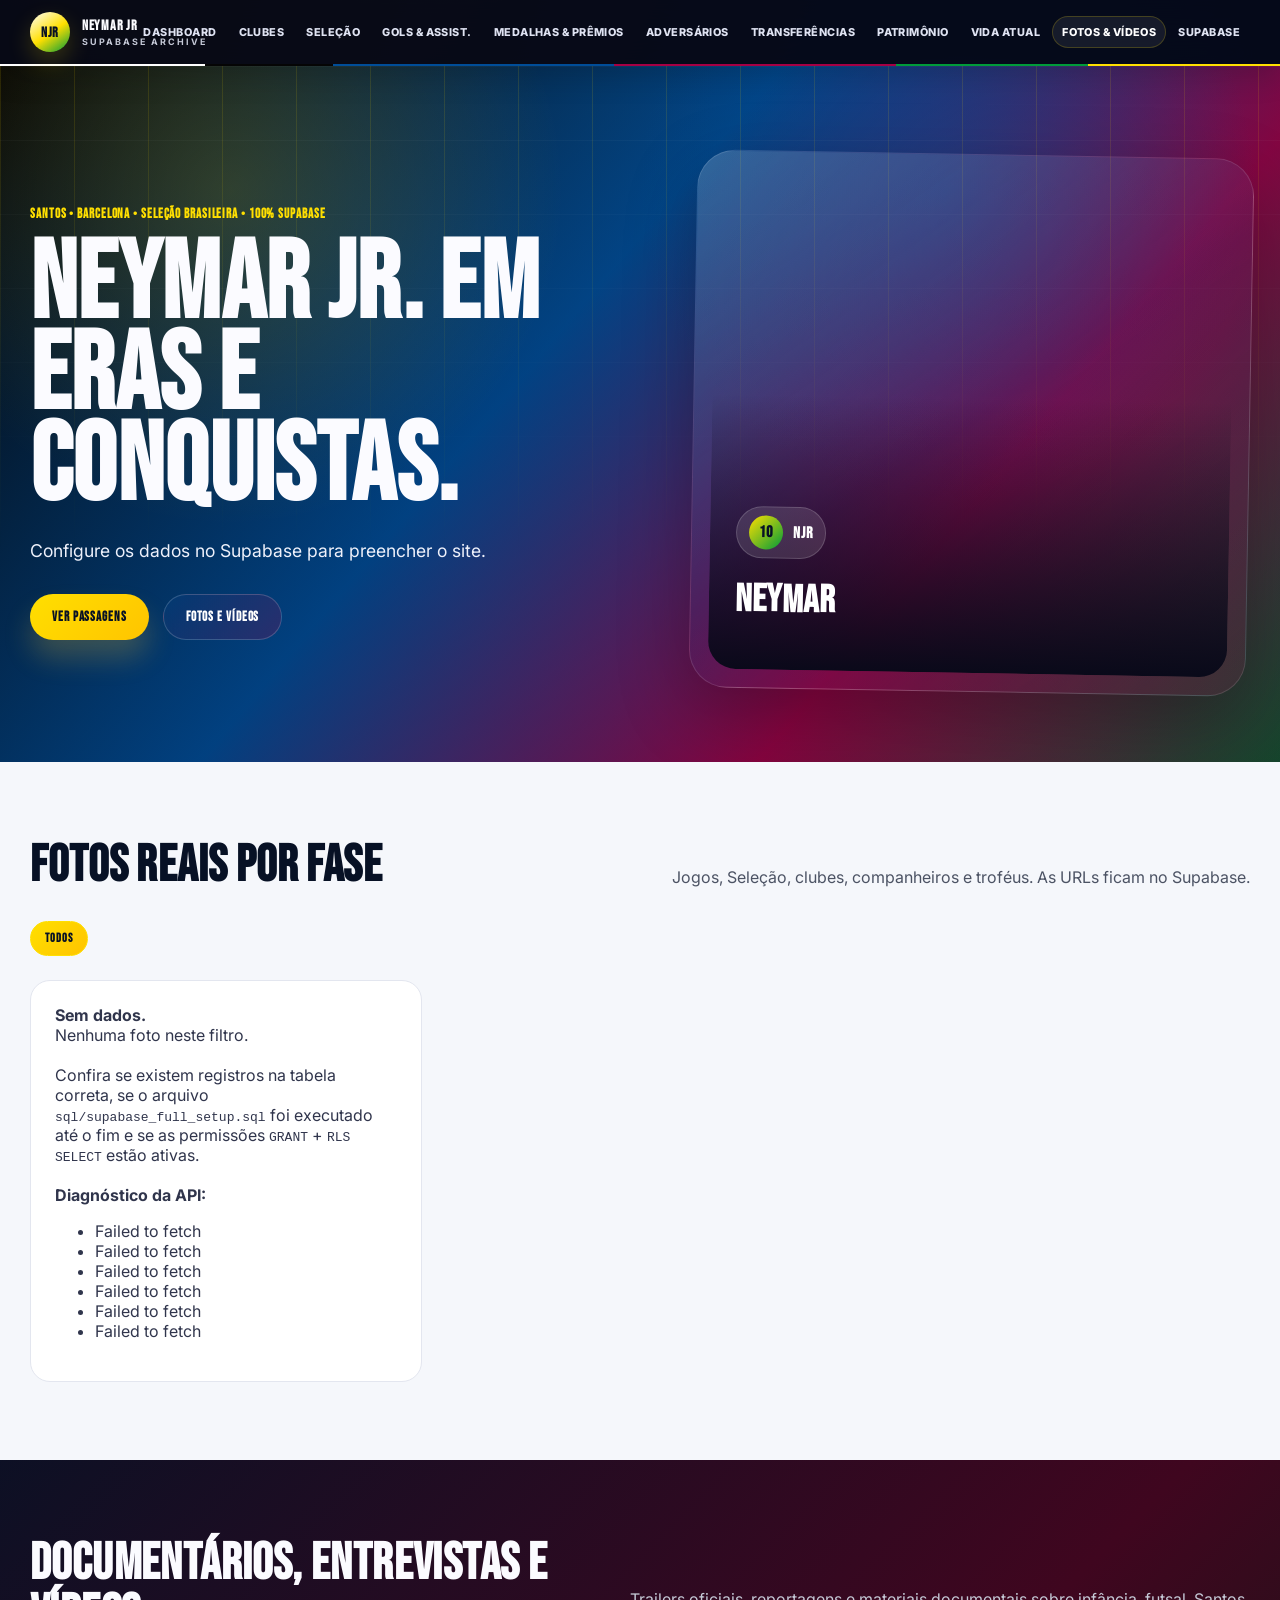
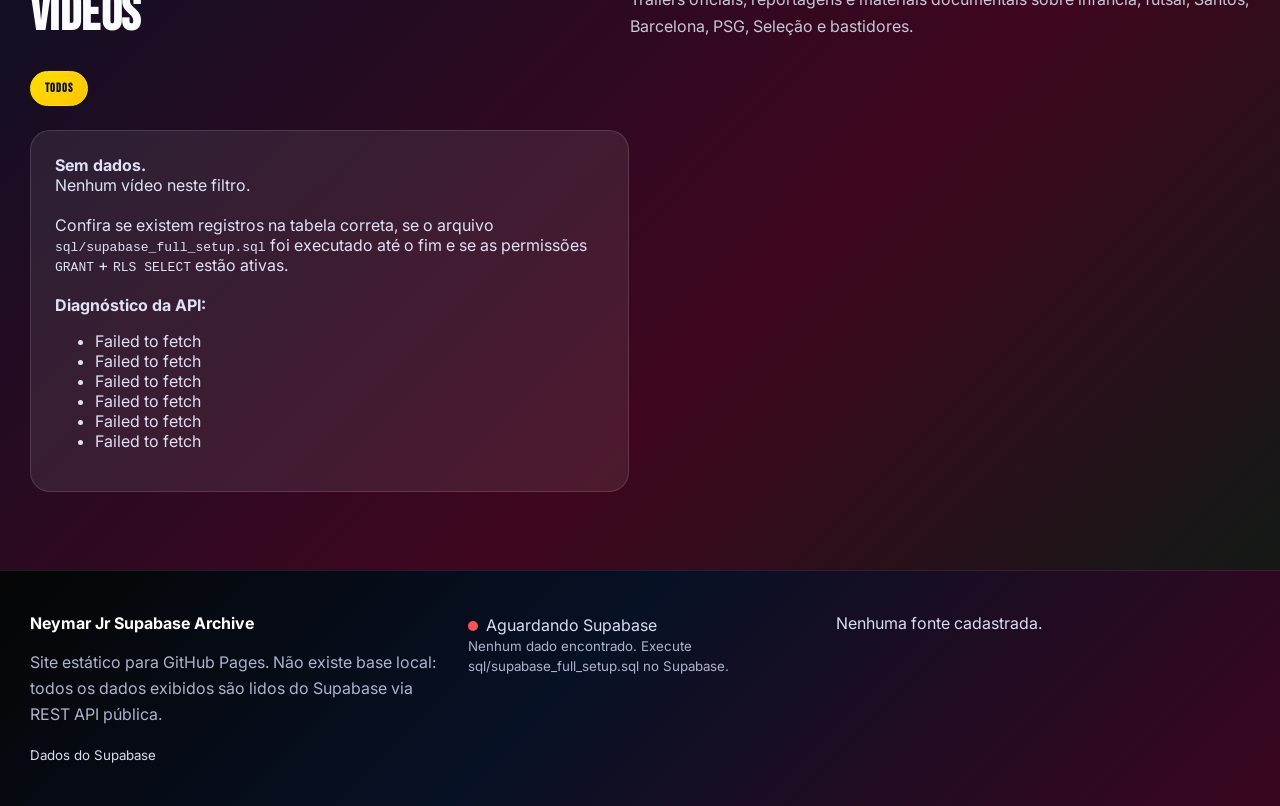
<file: midia.html>
<!DOCTYPE html><html lang="pt-BR"><head><meta charset="UTF-8"/><meta name="viewport" content="width=device-width, initial-scale=1.0"/><title>Neymar Jr | Fotos e Vídeos</title><meta name="description" content="Galeria de fotos reais e vídeos documentais de Neymar Jr."/><link rel="preconnect" href="https://fonts.googleapis.com"><link rel="preconnect" href="https://fonts.gstatic.com" crossorigin><link href="https://fonts.googleapis.com/css2?family=Montserrat:wght@400;500;700;800;900&display=swap" rel="stylesheet"><link rel="stylesheet" href="css/styles.css"/></head><body data-page="midia"><header class="topbar"><div class="container nav"><a class="logo" href="index.html"><span class="logo-mark">NJR</span><span><span id="brand-name">Neymar Jr</span><small>Supabase Archive</small></span></a><button class="mobile-toggle" id="mobile-toggle">Menu</button><nav class="nav-links" id="nav-links"></nav></div></header><main><section class="hero"><div class="container hero-grid"><div id="hero-copy"></div><div class="phone-card"><div class="phone-screen"><div class="phone-content" id="hero-mini"></div></div></div></div></section>
<section class="section light"><div class="container"><div class="section-title"><h2>Fotos reais por fase</h2><p>Jogos, Seleção, clubes, companheiros e troféus. As URLs ficam no Supabase.</p></div><div class="filters" id="photos-filters"></div><div class="grid three" id="photos-grid"></div></div></section>
<section class="section"><div class="container"><div class="section-title"><h2>Documentários, entrevistas e vídeos</h2><p>Trailers oficiais, reportagens e materiais documentais sobre infância, futsal, Santos, Barcelona, PSG, Seleção e bastidores.</p></div><div class="filters" id="videos-filters"></div><div class="grid two" id="videos-grid"></div></div></section></main><footer class="footer"><div class="container footer-grid"><div><strong>Neymar Jr Supabase Archive</strong><p>Site estático para GitHub Pages. Não existe base local: todos os dados exibidos são lidos do Supabase via REST API pública.</p><small id="updated-label"></small></div><div class="supabase-status" id="supabase-status"></div><div class="footer-links" id="footer-sources"></div></div></footer><script src="js/supabase-config.js"></script><script src="js/app.js"></script></body></html>
</file>
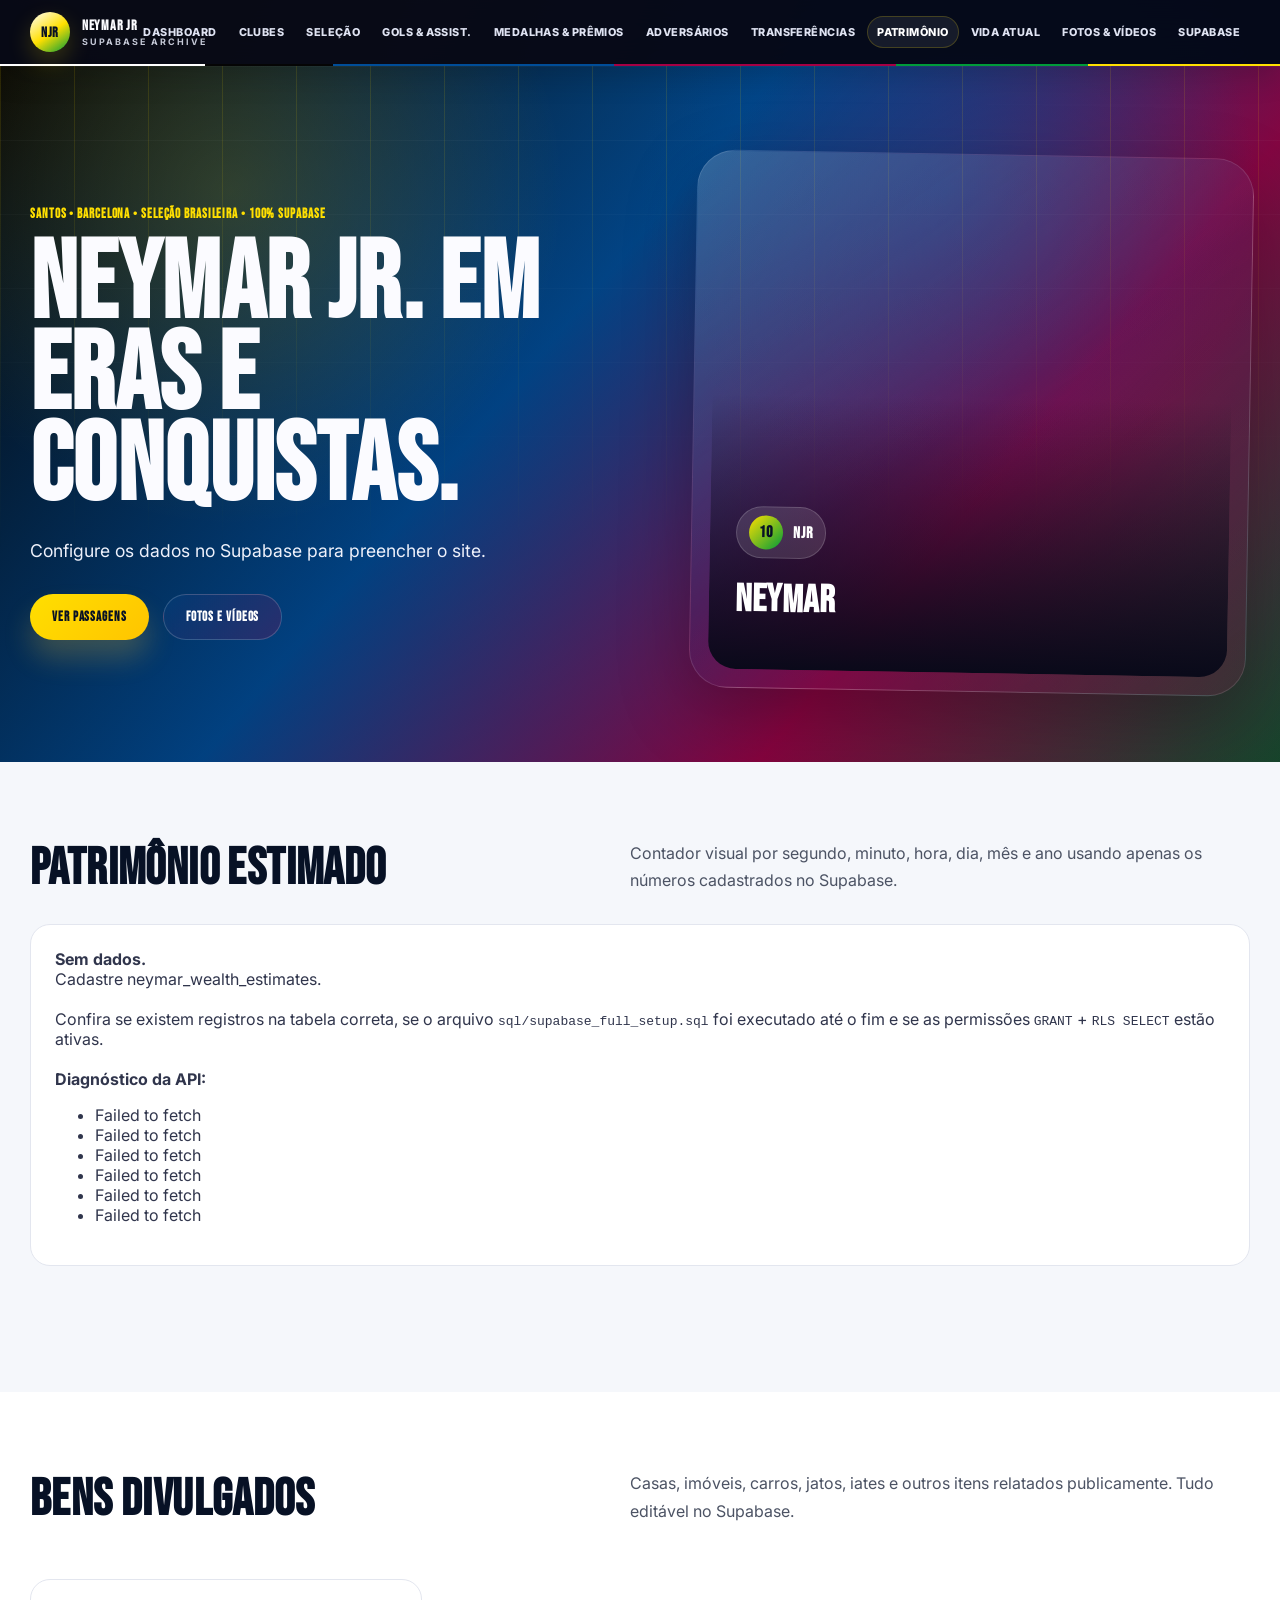
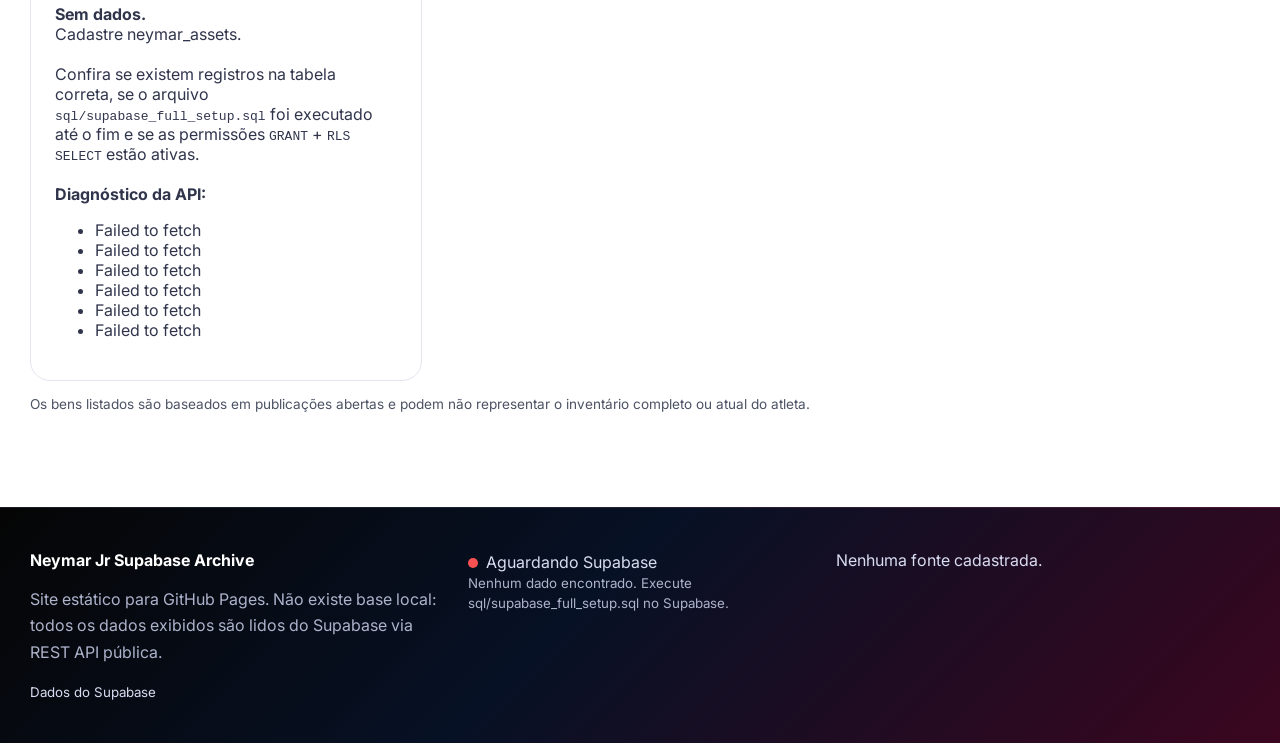
<file: patrimonio.html>
<!DOCTYPE html><html lang="pt-BR"><head><meta charset="UTF-8"/><meta name="viewport" content="width=device-width, initial-scale=1.0"/><title>Neymar Jr | Patrimônio e Bens Divulgados</title><meta name="description" content="Patrimônio estimado, projeção por segundo, minuto e hora, bens divulgados, imóveis, carros, jatos e iates de Neymar Jr."/><link rel="preconnect" href="https://fonts.googleapis.com"><link rel="preconnect" href="https://fonts.gstatic.com" crossorigin><link href="https://fonts.googleapis.com/css2?family=Montserrat:wght@400;500;700;800;900&display=swap" rel="stylesheet"><link rel="stylesheet" href="css/styles.css"/></head><body data-page="patrimonio"><header class="topbar"><div class="container nav"><a class="logo" href="index.html"><span class="logo-mark">NJR</span><span><span id="brand-name">Neymar Jr</span><small>Supabase Archive</small></span></a><button class="mobile-toggle" id="mobile-toggle">Menu</button><nav class="nav-links" id="nav-links"></nav></div></header><main><section class="hero"><div class="container hero-grid"><div id="hero-copy"></div><div class="phone-card"><div class="phone-screen"><div class="phone-content" id="hero-mini"></div></div></div></div></section>
<section class="section light"><div class="container"><div class="section-title"><h2>Patrimônio estimado</h2><p>Contador visual por segundo, minuto, hora, dia, mês e ano usando apenas os números cadastrados no Supabase.</p></div><div id="wealth-counter"></div><div class="rate-grid" id="wealth-rates"></div><div class="note wealth-note" id="wealth-note"></div></div></section>
<section class="section white"><div class="container"><div class="section-title"><h2>Bens divulgados</h2><p>Casas, imóveis, carros, jatos, iates e outros itens relatados publicamente. Tudo editável no Supabase.</p></div><div class="filters" id="assets-filters"></div><div class="grid three" id="assets-grid"></div><p class="note">Os bens listados são baseados em publicações abertas e podem não representar o inventário completo ou atual do atleta.</p></div></section></main><footer class="footer"><div class="container footer-grid"><div><strong>Neymar Jr Supabase Archive</strong><p>Site estático para GitHub Pages. Não existe base local: todos os dados exibidos são lidos do Supabase via REST API pública.</p><small id="updated-label"></small></div><div class="supabase-status" id="supabase-status"></div><div class="footer-links" id="footer-sources"></div></div></footer><script src="js/supabase-config.js"></script><script src="js/app.js"></script></body></html>
</file>
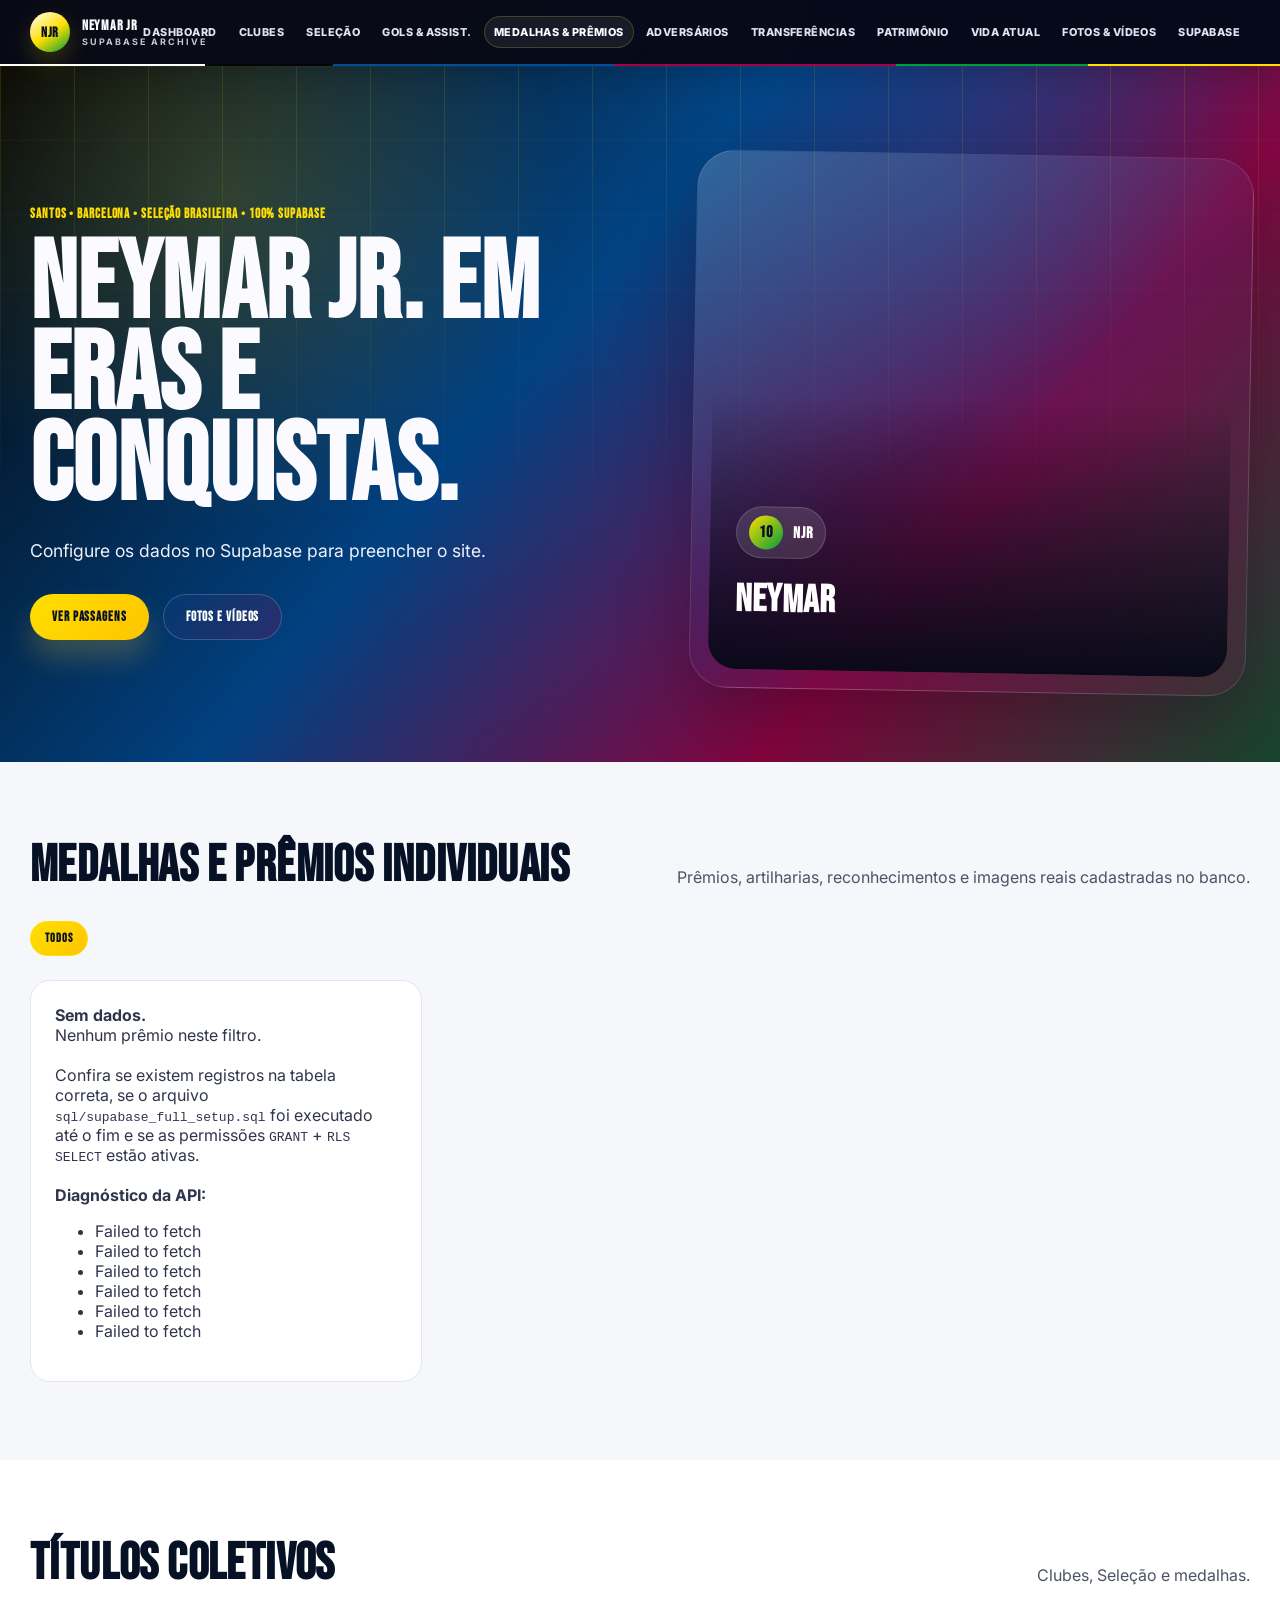
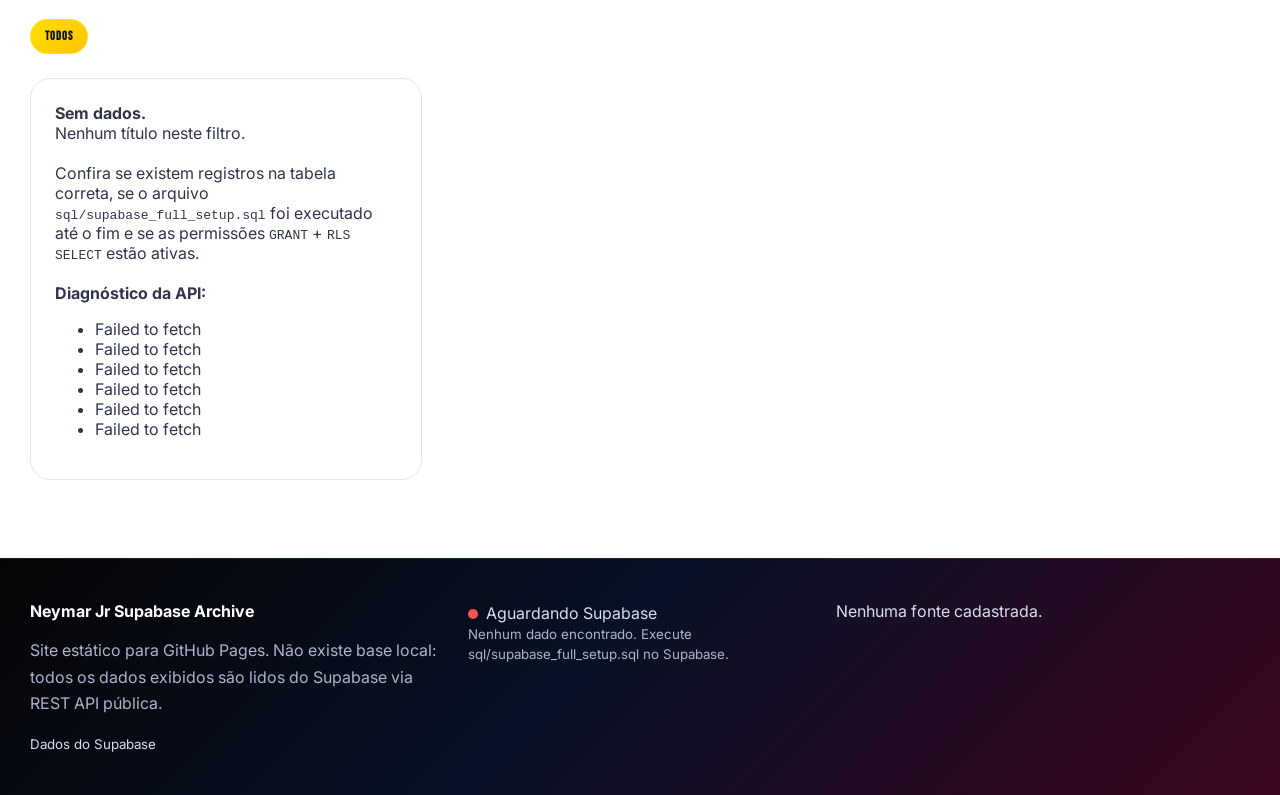
<file: premios.html>
<!DOCTYPE html><html lang="pt-BR"><head><meta charset="UTF-8"/><meta name="viewport" content="width=device-width, initial-scale=1.0"/><title>Neymar Jr | Medalhas e Prêmios</title><meta name="description" content="Medalhas, títulos e prêmios individuais de Neymar Jr."/><link rel="preconnect" href="https://fonts.googleapis.com"><link rel="preconnect" href="https://fonts.gstatic.com" crossorigin><link href="https://fonts.googleapis.com/css2?family=Montserrat:wght@400;500;700;800;900&display=swap" rel="stylesheet"><link rel="stylesheet" href="css/styles.css"/></head><body data-page="premios"><header class="topbar"><div class="container nav"><a class="logo" href="index.html"><span class="logo-mark">NJR</span><span><span id="brand-name">Neymar Jr</span><small>Supabase Archive</small></span></a><button class="mobile-toggle" id="mobile-toggle">Menu</button><nav class="nav-links" id="nav-links"></nav></div></header><main><section class="hero"><div class="container hero-grid"><div id="hero-copy"></div><div class="phone-card"><div class="phone-screen"><div class="phone-content" id="hero-mini"></div></div></div></div></section>
<section class="section light"><div class="container"><div class="section-title"><h2>Medalhas e prêmios individuais</h2><p>Prêmios, artilharias, reconhecimentos e imagens reais cadastradas no banco.</p></div><div class="filters" id="awards-filters"></div><div class="grid three" id="awards-grid"></div></div></section>
<section class="section white"><div class="container"><div class="section-title"><h2>Títulos coletivos</h2><p>Clubes, Seleção e medalhas.</p></div><div class="filters" id="titles-filters"></div><div class="grid three" id="titles-grid"></div></div></section></main><footer class="footer"><div class="container footer-grid"><div><strong>Neymar Jr Supabase Archive</strong><p>Site estático para GitHub Pages. Não existe base local: todos os dados exibidos são lidos do Supabase via REST API pública.</p><small id="updated-label"></small></div><div class="supabase-status" id="supabase-status"></div><div class="footer-links" id="footer-sources"></div></div></footer><script src="js/supabase-config.js"></script><script src="js/app.js"></script></body></html>
</file>
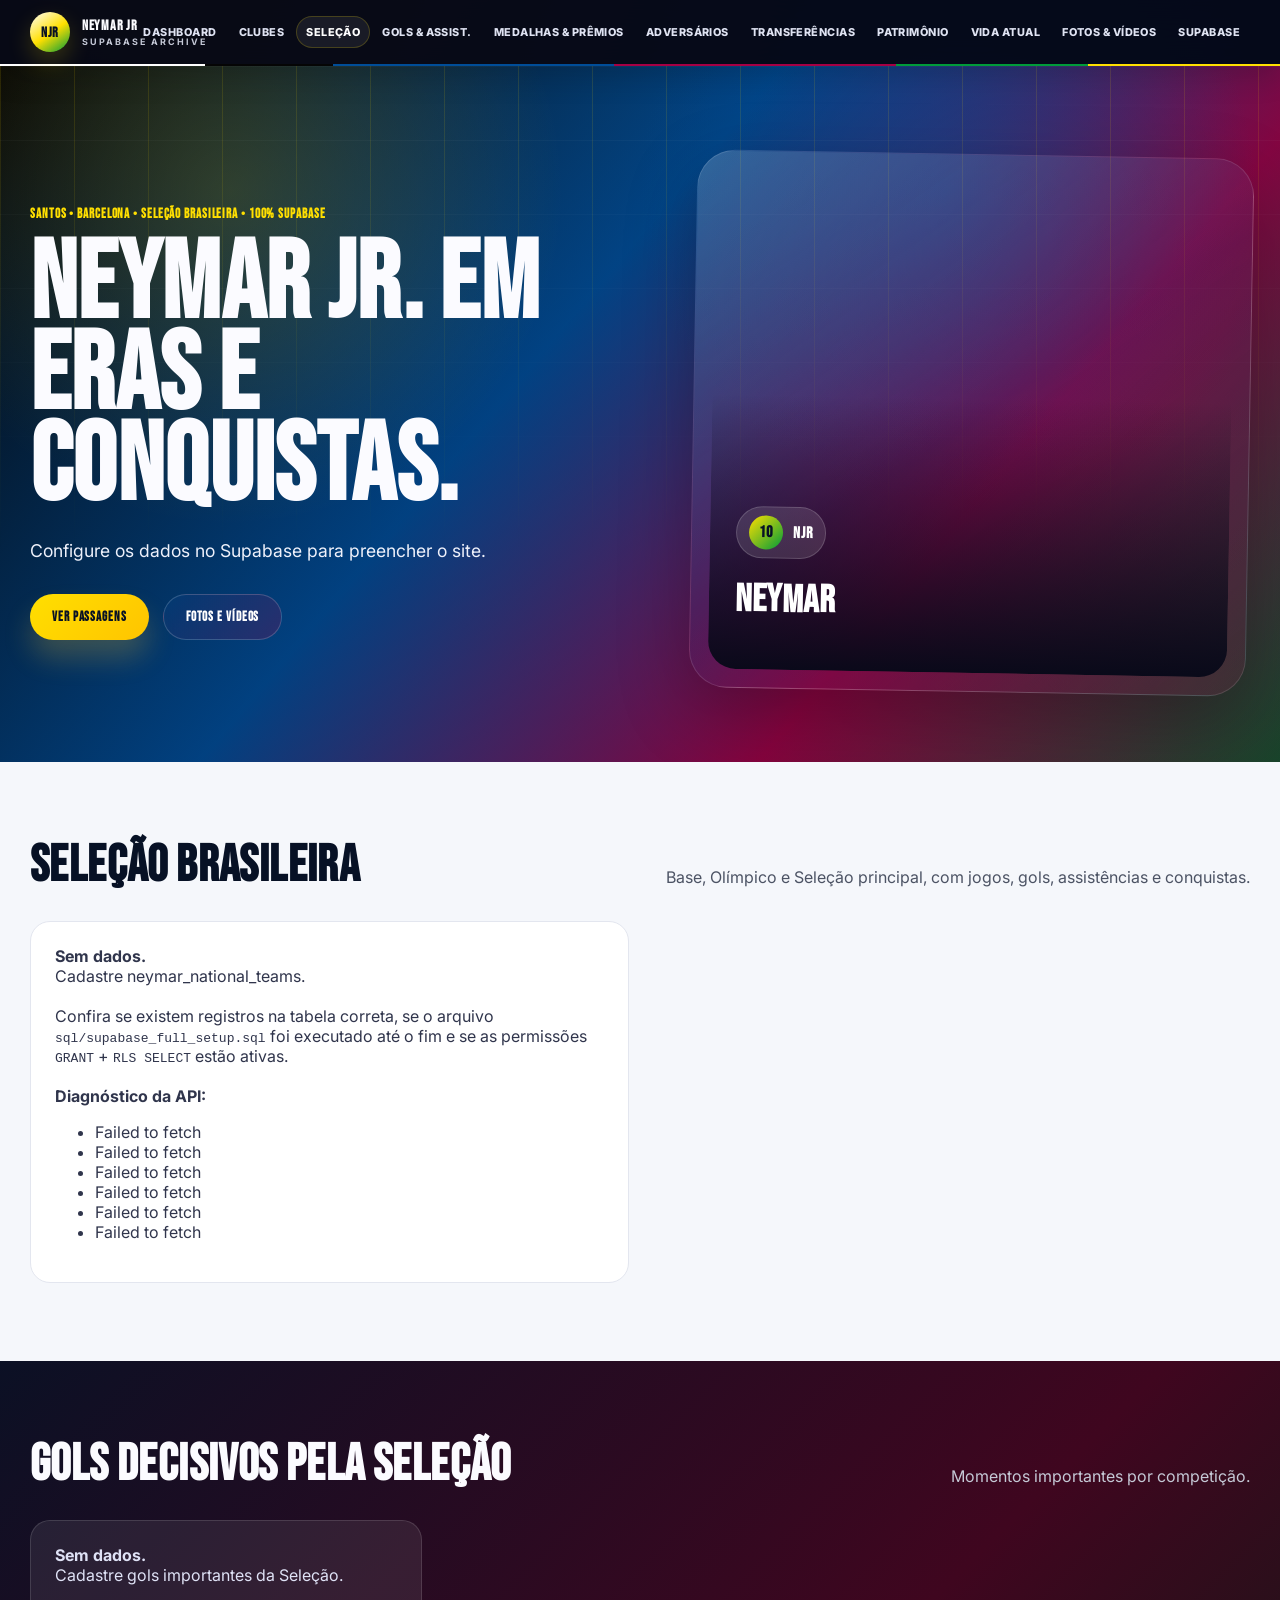
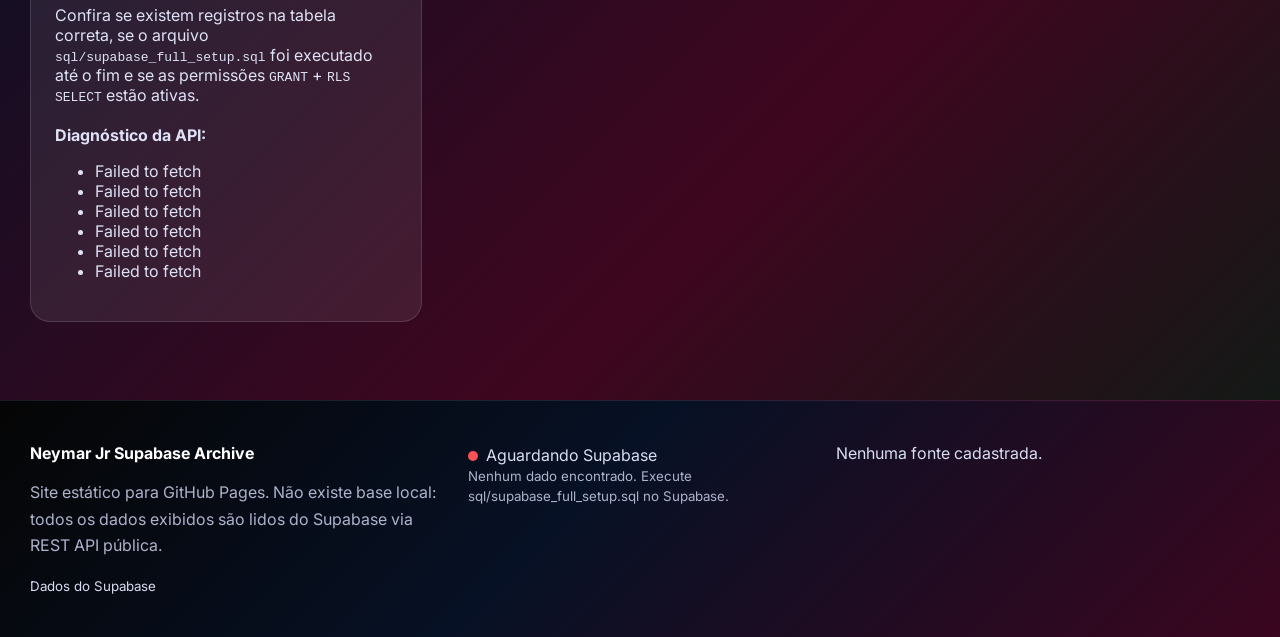
<file: selecao.html>
<!DOCTYPE html><html lang="pt-BR"><head><meta charset="UTF-8"/><meta name="viewport" content="width=device-width, initial-scale=1.0"/><title>Neymar Jr | Seleção</title><meta name="description" content="Números e conquistas de Neymar Jr pela Seleção."/><link rel="preconnect" href="https://fonts.googleapis.com"><link rel="preconnect" href="https://fonts.gstatic.com" crossorigin><link href="https://fonts.googleapis.com/css2?family=Montserrat:wght@400;500;700;800;900&display=swap" rel="stylesheet"><link rel="stylesheet" href="css/styles.css"/></head><body data-page="selecao"><header class="topbar"><div class="container nav"><a class="logo" href="index.html"><span class="logo-mark">NJR</span><span><span id="brand-name">Neymar Jr</span><small>Supabase Archive</small></span></a><button class="mobile-toggle" id="mobile-toggle">Menu</button><nav class="nav-links" id="nav-links"></nav></div></header><main><section class="hero"><div class="container hero-grid"><div id="hero-copy"></div><div class="phone-card"><div class="phone-screen"><div class="phone-content" id="hero-mini"></div></div></div></div></section>
<section class="section light"><div class="container"><div class="section-title"><h2>Seleção Brasileira</h2><p>Base, Olímpico e Seleção principal, com jogos, gols, assistências e conquistas.</p></div><div class="grid two" id="national-grid"></div></div></section>
<section class="section"><div class="container"><div class="section-title"><h2>Gols decisivos pela Seleção</h2><p>Momentos importantes por competição.</p></div><div class="grid three" id="national-goals"></div></div></section></main><footer class="footer"><div class="container footer-grid"><div><strong>Neymar Jr Supabase Archive</strong><p>Site estático para GitHub Pages. Não existe base local: todos os dados exibidos são lidos do Supabase via REST API pública.</p><small id="updated-label"></small></div><div class="supabase-status" id="supabase-status"></div><div class="footer-links" id="footer-sources"></div></div></footer><script src="js/supabase-config.js"></script><script src="js/app.js"></script></body></html>
</file>
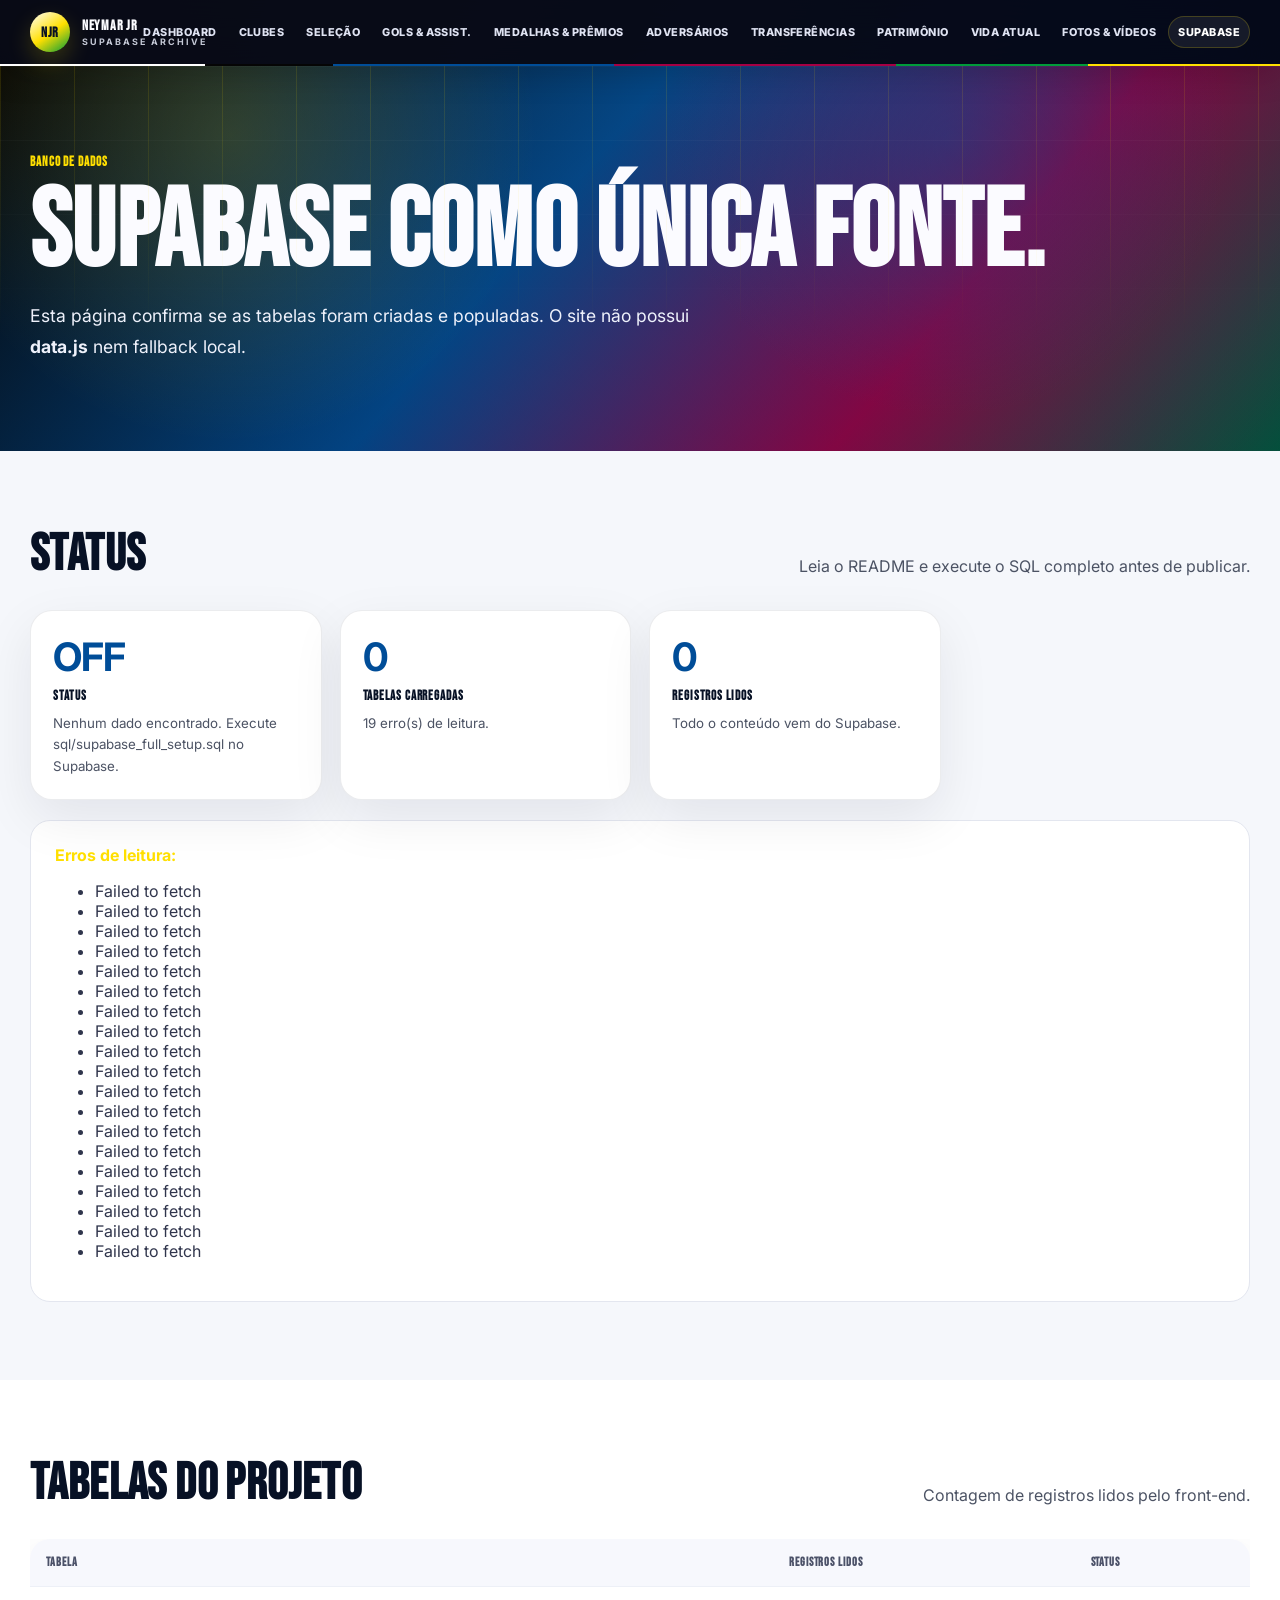
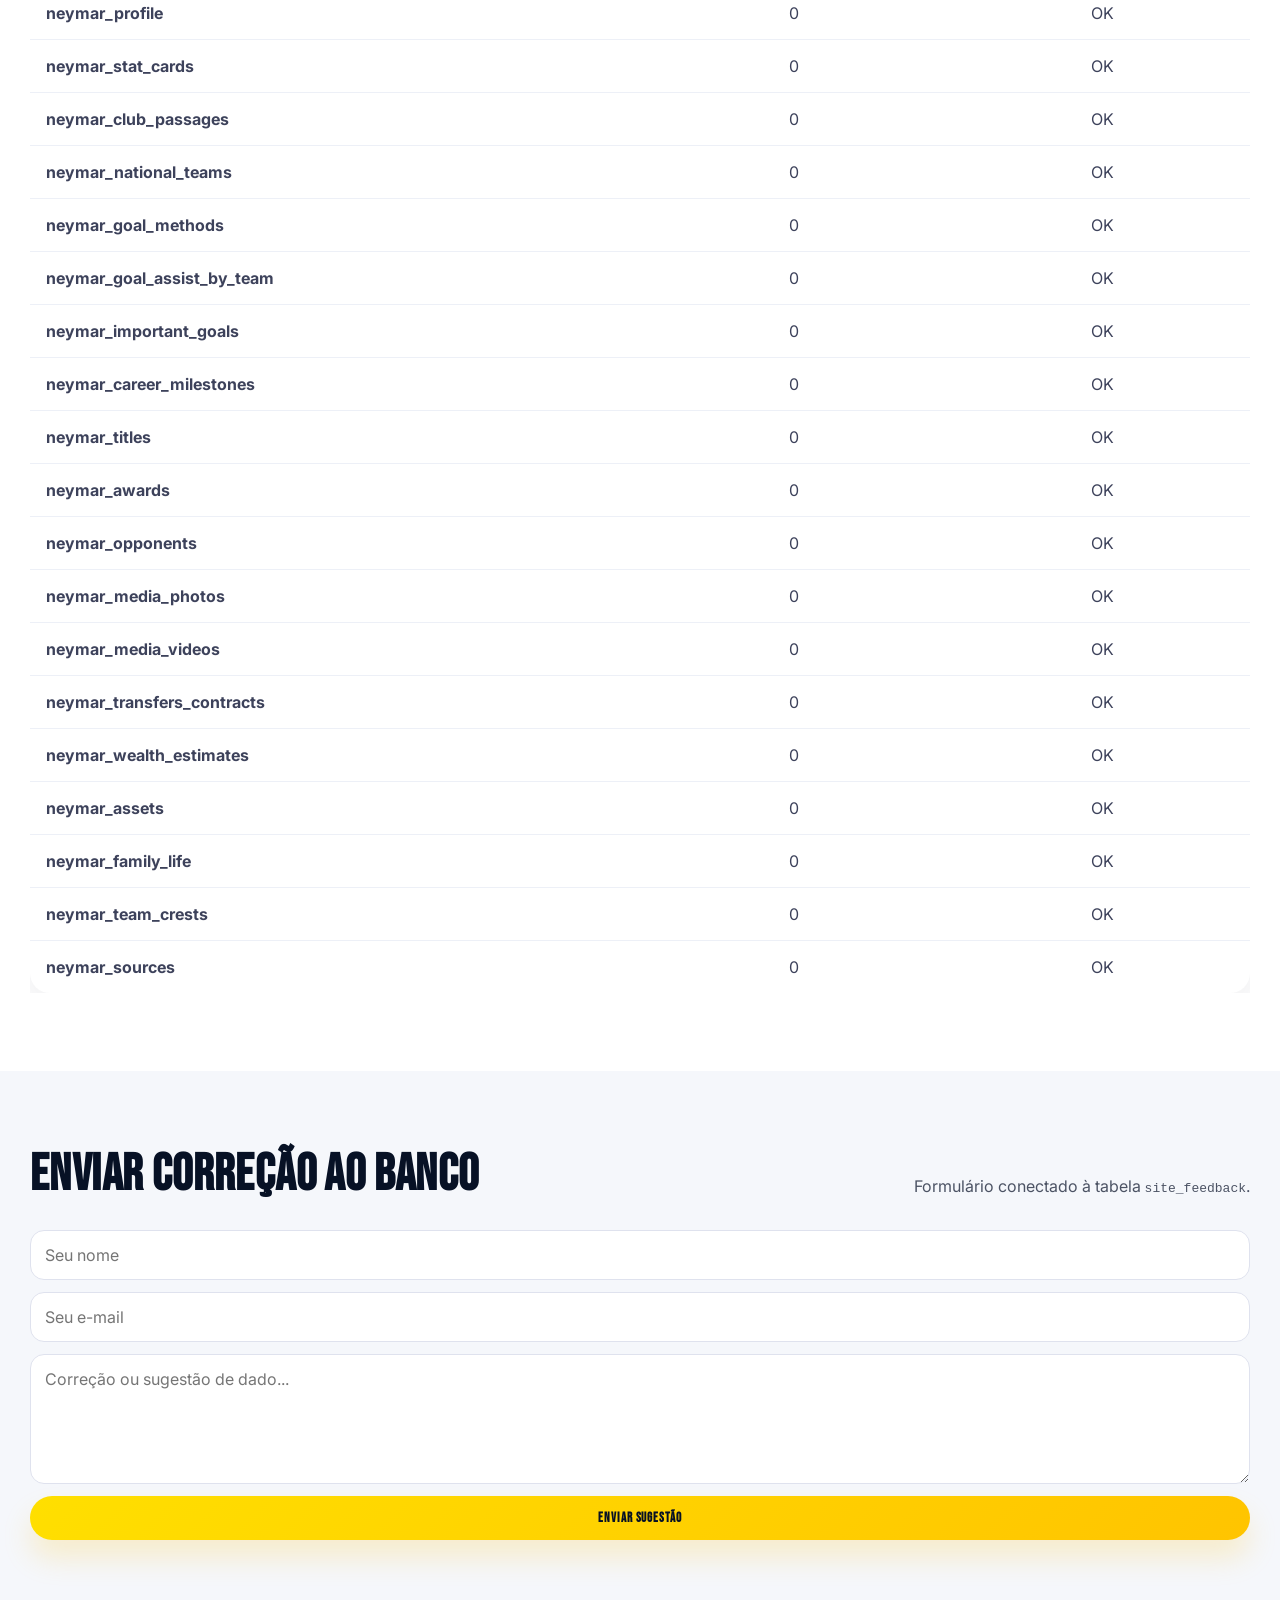
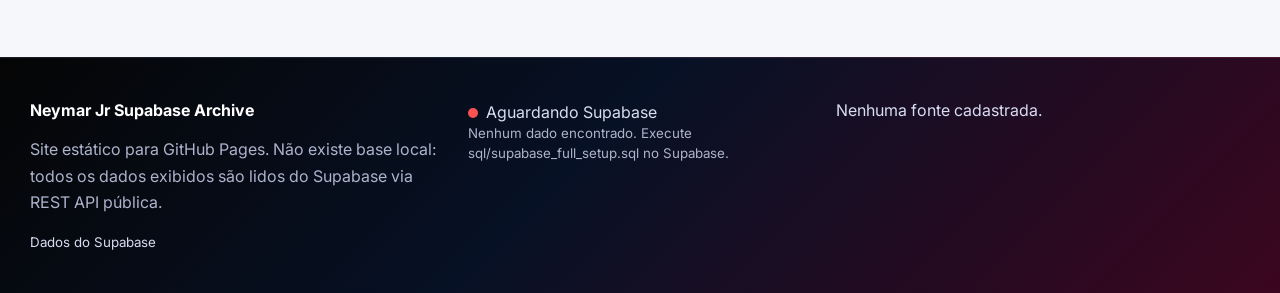
<file: supabase.html>
<!DOCTYPE html><html lang="pt-BR"><head><meta charset="UTF-8"/><meta name="viewport" content="width=device-width, initial-scale=1.0"/><title>Neymar Jr | Supabase</title><meta name="description" content="Status da integração Supabase do site."/><link rel="preconnect" href="https://fonts.googleapis.com"><link rel="preconnect" href="https://fonts.gstatic.com" crossorigin><link href="https://fonts.googleapis.com/css2?family=Montserrat:wght@400;500;700;800;900&display=swap" rel="stylesheet"><link rel="stylesheet" href="css/styles.css"/></head><body data-page="supabase"><header class="topbar"><div class="container nav"><a class="logo" href="index.html"><span class="logo-mark">NJR</span><span><span id="brand-name">Neymar Jr</span><small>Supabase Archive</small></span></a><button class="mobile-toggle" id="mobile-toggle">Menu</button><nav class="nav-links" id="nav-links"></nav></div></header><main><section class="hero"><div class="container"><p class="eyebrow">Banco de dados</p><h1>Supabase como única fonte.</h1><p class="lead">Esta página confirma se as tabelas foram criadas e populadas. O site não possui <strong>data.js</strong> nem fallback local.</p></div></section>
<section class="section light"><div class="container"><div class="section-title"><h2>Status</h2><p>Leia o README e execute o SQL completo antes de publicar.</p></div><div class="kpi-grid" id="supabase-info"></div><br><div id="supabase-errors"></div></div></section>
<section class="section white"><div class="container"><div class="section-title"><h2>Tabelas do projeto</h2><p>Contagem de registros lidos pelo front-end.</p></div><div class="table-wrap" id="supabase-tables"></div></div></section>
<section class="section light"><div class="container"><div class="section-title"><h2>Enviar correção ao banco</h2><p>Formulário conectado à tabela <code>site_feedback</code>.</p></div><form class="form" id="feedback-form"><input name="name" placeholder="Seu nome"/><input name="email" placeholder="Seu e-mail"/><textarea name="message" required placeholder="Correção ou sugestão de dado..."></textarea><button class="btn" type="submit">Enviar sugestão</button><p class="note" id="feedback-message"></p></form></div></section></main><footer class="footer"><div class="container footer-grid"><div><strong>Neymar Jr Supabase Archive</strong><p>Site estático para GitHub Pages. Não existe base local: todos os dados exibidos são lidos do Supabase via REST API pública.</p><small id="updated-label"></small></div><div class="supabase-status" id="supabase-status"></div><div class="footer-links" id="footer-sources"></div></div></footer><script src="js/supabase-config.js"></script><script src="js/app.js"></script></body></html>
</file>
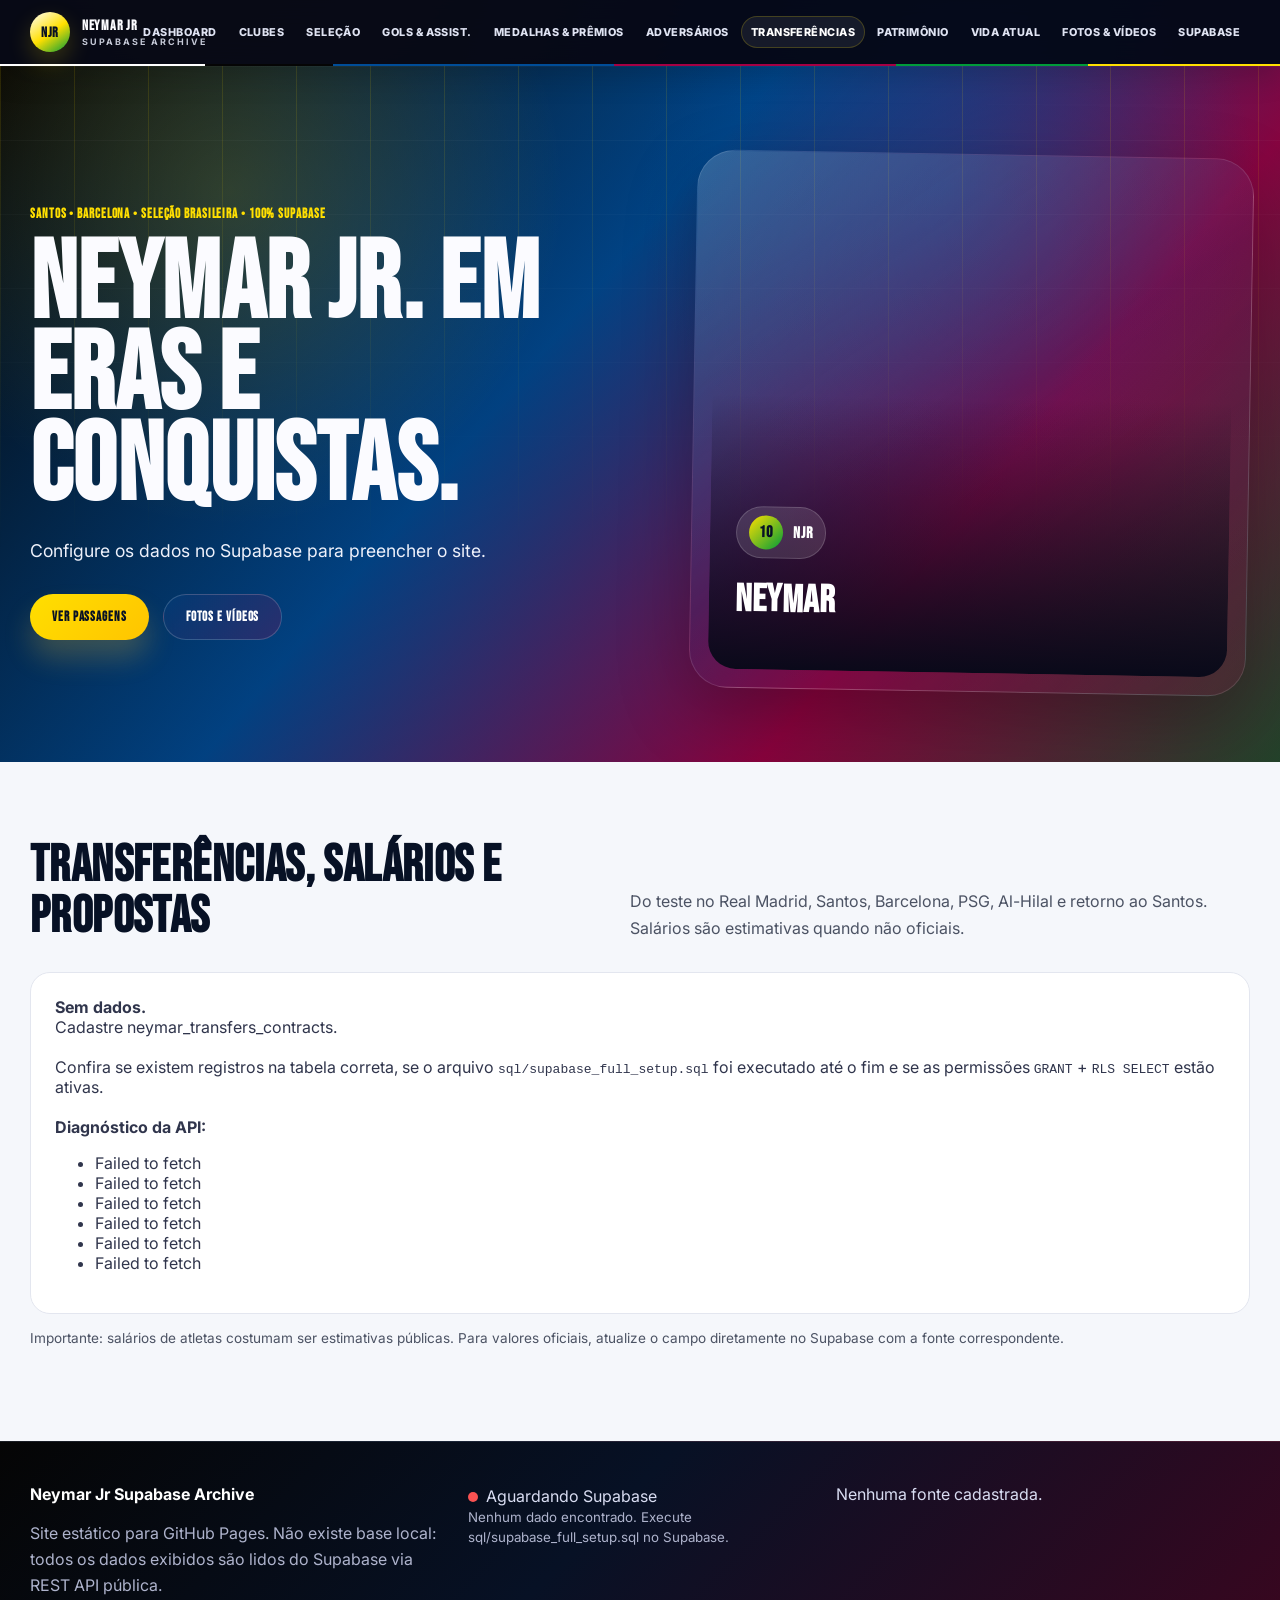
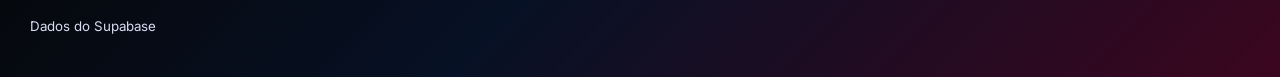
<file: transferencias.html>
<!DOCTYPE html><html lang="pt-BR"><head><meta charset="UTF-8"/><meta name="viewport" content="width=device-width, initial-scale=1.0"/><title>Neymar Jr | Transferências e Salários</title><meta name="description" content="Transferências, contratos, salários estimados e propostas de Neymar Jr."/><link rel="preconnect" href="https://fonts.googleapis.com"><link rel="preconnect" href="https://fonts.gstatic.com" crossorigin><link href="https://fonts.googleapis.com/css2?family=Montserrat:wght@400;500;700;800;900&display=swap" rel="stylesheet"><link rel="stylesheet" href="css/styles.css"/></head><body data-page="transferencias"><header class="topbar"><div class="container nav"><a class="logo" href="index.html"><span class="logo-mark">NJR</span><span><span id="brand-name">Neymar Jr</span><small>Supabase Archive</small></span></a><button class="mobile-toggle" id="mobile-toggle">Menu</button><nav class="nav-links" id="nav-links"></nav></div></header><main><section class="hero"><div class="container hero-grid"><div id="hero-copy"></div><div class="phone-card"><div class="phone-screen"><div class="phone-content" id="hero-mini"></div></div></div></div></section>
<section class="section light"><div class="container"><div class="section-title"><h2>Transferências, salários e propostas</h2><p>Do teste no Real Madrid, Santos, Barcelona, PSG, Al-Hilal e retorno ao Santos. Salários são estimativas quando não oficiais.</p></div><div class="table-wrap" id="transfers-table"></div><p class="note">Importante: salários de atletas costumam ser estimativas públicas. Para valores oficiais, atualize o campo diretamente no Supabase com a fonte correspondente.</p></div></section></main><footer class="footer"><div class="container footer-grid"><div><strong>Neymar Jr Supabase Archive</strong><p>Site estático para GitHub Pages. Não existe base local: todos os dados exibidos são lidos do Supabase via REST API pública.</p><small id="updated-label"></small></div><div class="supabase-status" id="supabase-status"></div><div class="footer-links" id="footer-sources"></div></div></footer><script src="js/supabase-config.js"></script><script src="js/app.js"></script></body></html>
</file>
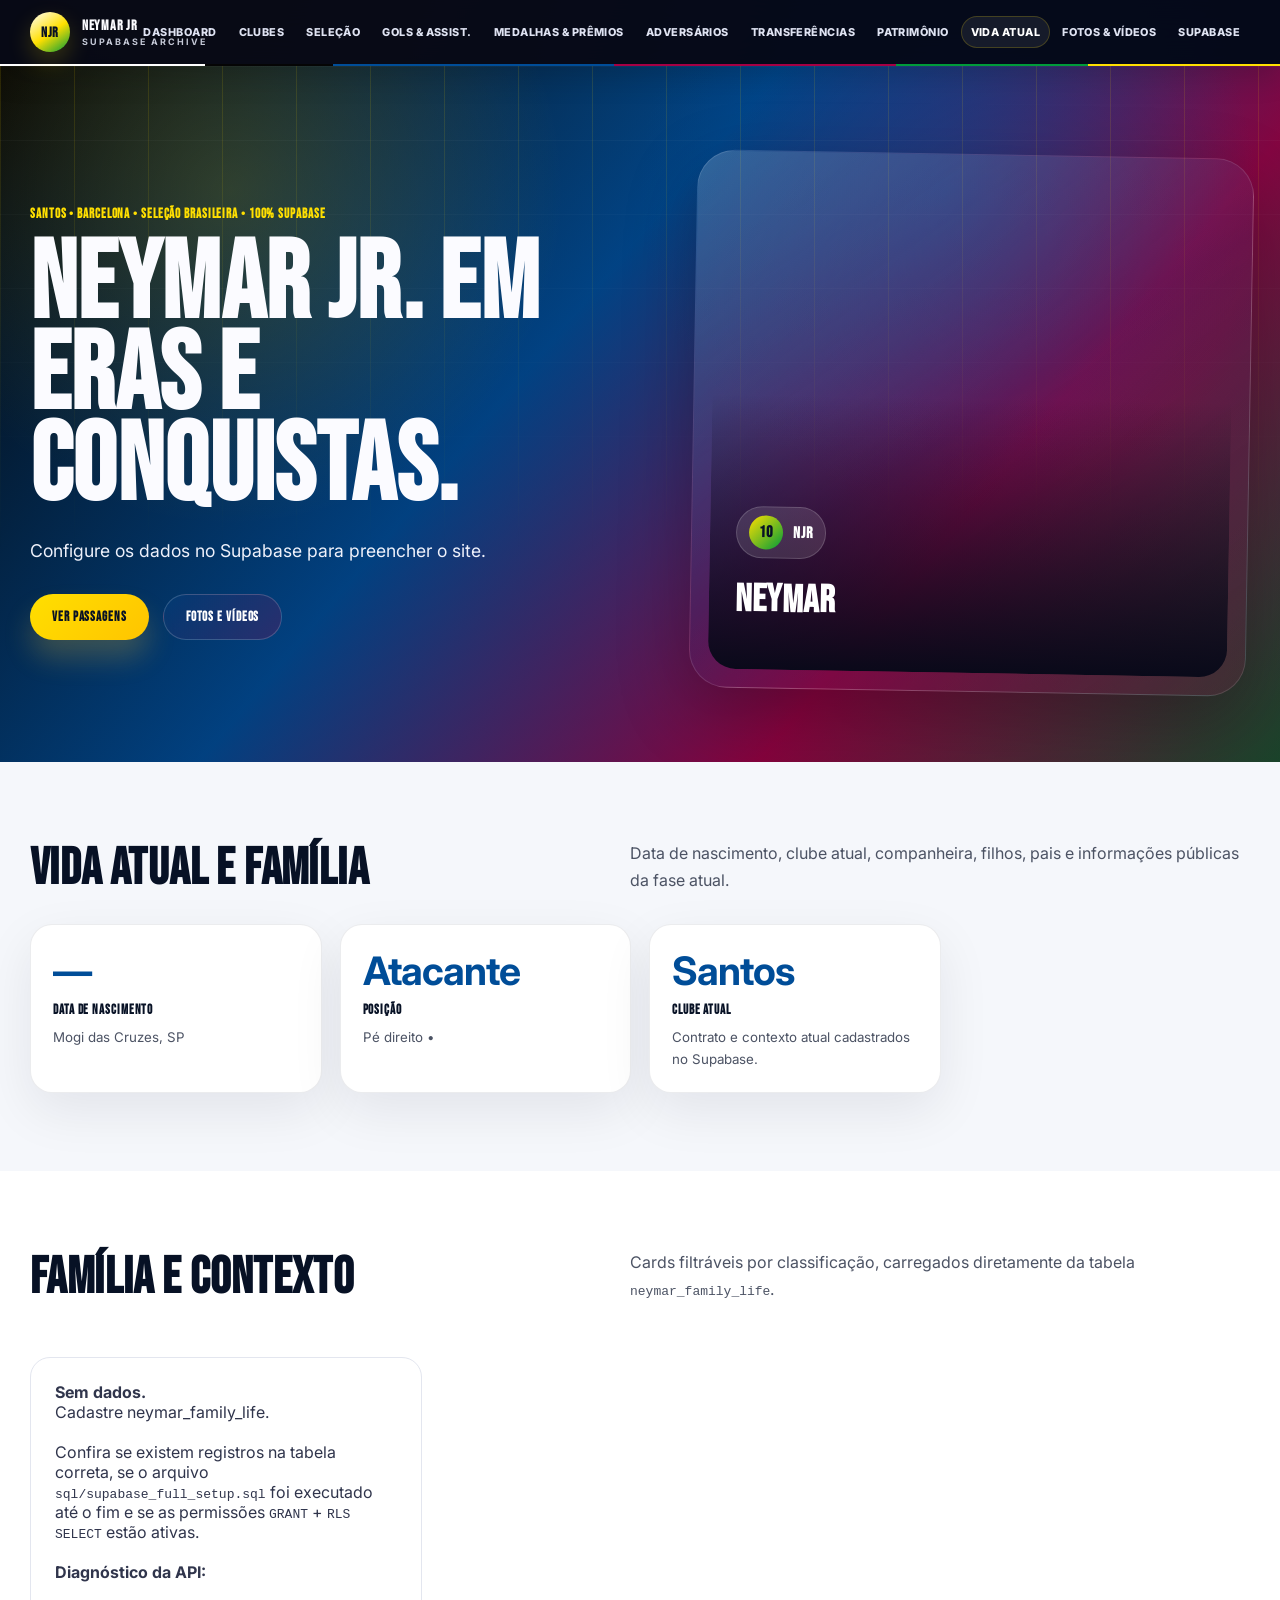
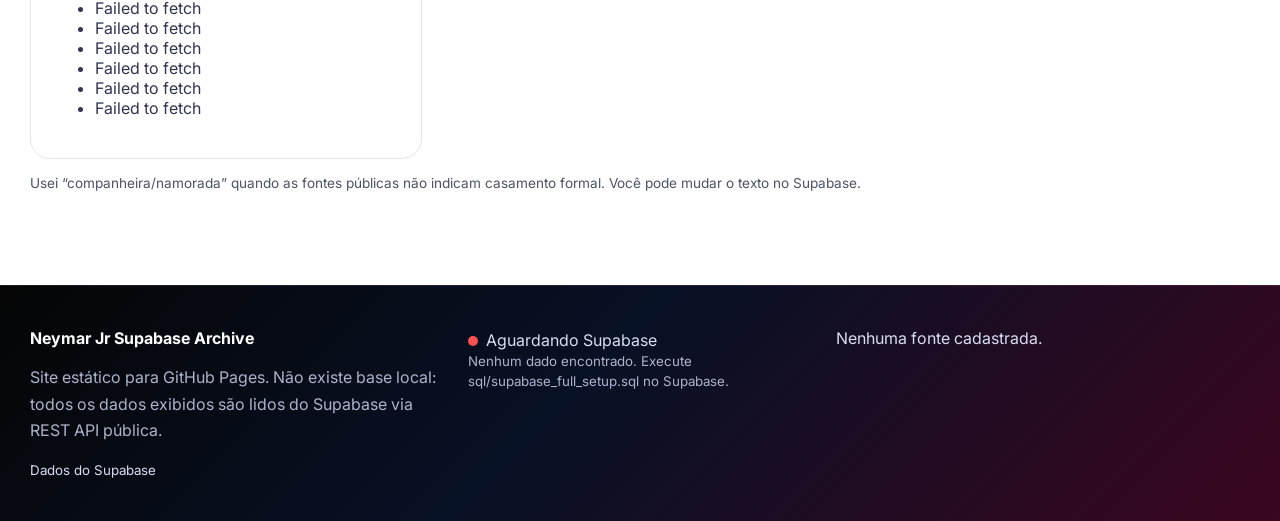
<file: vida-atual.html>
<!DOCTYPE html><html lang="pt-BR"><head><meta charset="UTF-8"/><meta name="viewport" content="width=device-width, initial-scale=1.0"/><title>Neymar Jr | Vida Atual e Família</title><meta name="description" content="Vida atual, família, filhos, companheira, nascimento e contexto atual de Neymar Jr."/><link rel="preconnect" href="https://fonts.googleapis.com"><link rel="preconnect" href="https://fonts.gstatic.com" crossorigin><link href="https://fonts.googleapis.com/css2?family=Montserrat:wght@400;500;700;800;900&display=swap" rel="stylesheet"><link rel="stylesheet" href="css/styles.css"/></head><body data-page="vida"><header class="topbar"><div class="container nav"><a class="logo" href="index.html"><span class="logo-mark">NJR</span><span><span id="brand-name">Neymar Jr</span><small>Supabase Archive</small></span></a><button class="mobile-toggle" id="mobile-toggle">Menu</button><nav class="nav-links" id="nav-links"></nav></div></header><main><section class="hero"><div class="container hero-grid"><div id="hero-copy"></div><div class="phone-card"><div class="phone-screen"><div class="phone-content" id="hero-mini"></div></div></div></div></section>
<section class="section light"><div class="container"><div class="section-title"><h2>Vida atual e família</h2><p>Data de nascimento, clube atual, companheira, filhos, pais e informações públicas da fase atual.</p></div><div class="kpi-grid" id="life-summary"></div></div></section>
<section class="section white"><div class="container"><div class="section-title"><h2>Família e contexto</h2><p>Cards filtráveis por classificação, carregados diretamente da tabela <code>neymar_family_life</code>.</p></div><div class="filters" id="life-filters"></div><div class="grid three" id="life-grid"></div><p class="note">Usei “companheira/namorada” quando as fontes públicas não indicam casamento formal. Você pode mudar o texto no Supabase.</p></div></section></main><footer class="footer"><div class="container footer-grid"><div><strong>Neymar Jr Supabase Archive</strong><p>Site estático para GitHub Pages. Não existe base local: todos os dados exibidos são lidos do Supabase via REST API pública.</p><small id="updated-label"></small></div><div class="supabase-status" id="supabase-status"></div><div class="footer-links" id="footer-sources"></div></div></footer><script src="js/supabase-config.js"></script><script src="js/app.js"></script></body></html>
</file>
<file: css/styles.css>
@import url('https://fonts.googleapis.com/css2?family=Bebas+Neue&family=Inter:wght@400;500;600;700;800;900&display=swap');

:root{
  --bg:#050711;
  --bg2:#071b45;
  --panel:#11172a;
  --card:#ffffff;
  --text:#fbfbff;
  --muted:#c5c9d6;
  --ink:#071125;
  --ink2:#4c5364;
  --barca-blue:#004D98;
  --barca-red:#A50044;
  --santos-black:#050505;
  --brazil-green:#009B3A;
  --brazil-yellow:#FFDF00;
  --blue:#004D98;
  --navy:#071125;
  --red:#A50044;
  --gold:#FFDF00;
  --gold2:#FFC400;
  --line:rgba(255,255,255,.13);
  --shadow:0 24px 70px rgba(0,0,0,.25);
  --radius:24px;
  --container:1220px;
}
*{box-sizing:border-box}
html{scroll-behavior:smooth}
body{margin:0;font-family:Montserrat,Inter,system-ui,-apple-system,Segoe UI,Arial,sans-serif;background:linear-gradient(135deg,#080919,#111331 45%,#370b24);color:var(--text);min-height:100vh}
a{color:inherit;text-decoration:none}
img{max-width:100%;display:block}
.container{width:min(var(--container),calc(100% - 40px));margin-inline:auto}
.topbar{position:sticky;top:0;z-index:50;background:rgba(9,10,28,.82);backdrop-filter:blur(18px);border-bottom:1px solid rgba(255,255,255,.08)}
.nav{height:82px;display:flex;align-items:center;justify-content:space-between;gap:20px}
.logo{display:flex;align-items:center;gap:12px;font-weight:900;letter-spacing:.3px;text-transform:uppercase}
.logo-mark{width:48px;height:48px;border-radius:16px;background:linear-gradient(135deg,var(--gold),#fff1a5);color:#13152d;display:grid;place-items:center;font-weight:900;box-shadow:0 12px 24px rgba(255,199,44,.25)}
.logo small{display:block;color:var(--muted);font-size:.64rem;font-weight:700;letter-spacing:1.8px;margin-top:2px}
.nav-links{display:flex;align-items:center;gap:6px;flex-wrap:wrap;justify-content:flex-end}
.nav-links a{padding:10px 12px;border-radius:999px;color:#d9ddf2;font-size:.72rem;font-weight:800;text-transform:uppercase;letter-spacing:.8px}
.nav-links a:hover,.nav-links a.active{background:rgba(255,199,44,.14);color:#fff}
.mobile-toggle{display:none;background:transparent;border:1px solid rgba(255,255,255,.18);color:#fff;border-radius:12px;padding:10px 14px;font-weight:800}
.hero{position:relative;overflow:hidden;padding:88px 0 70px;background:radial-gradient(circle at 75% 20%,rgba(185,21,69,.28),transparent 36%),linear-gradient(135deg,rgba(9,10,28,.96),rgba(18,21,57,.82))}
.hero:before{content:"";position:absolute;inset:0;background-image:linear-gradient(90deg,rgba(255,199,44,.08) 1px,transparent 1px),linear-gradient(rgba(255,255,255,.035) 1px,transparent 1px);background-size:80px 80px;mask-image:linear-gradient(to bottom,#000,transparent 70%)}
.hero-grid{position:relative;display:grid;grid-template-columns:1.05fr .95fr;gap:48px;align-items:center}
.eyebrow{color:var(--gold);font-weight:900;text-transform:uppercase;letter-spacing:2px;font-size:.8rem;margin:0 0 18px}.hero h1{font-size:clamp(2.6rem,7vw,5.8rem);line-height:.92;margin:0 0 22px;font-weight:900;letter-spacing:-3px;text-transform:uppercase}.lead{color:#d9ddf2;font-size:1.1rem;line-height:1.75;max-width:700px}.hero-actions,.actions{display:flex;flex-wrap:wrap;gap:14px;margin-top:28px}
.btn{display:inline-flex;align-items:center;justify-content:center;gap:8px;border:0;border-radius:14px;background:linear-gradient(135deg,var(--gold),var(--gold2));color:#151515;font-weight:900;padding:14px 22px;box-shadow:0 18px 28px rgba(255,199,44,.22);cursor:pointer;text-transform:uppercase;letter-spacing:.5px;font-size:.82rem}.btn:hover{filter:brightness(.96);transform:translateY(-1px)}.btn.secondary{background:rgba(255,255,255,.08);color:#fff;border:1px solid rgba(255,255,255,.14);box-shadow:none}.btn.small{padding:10px 14px;border-radius:11px;font-size:.72rem}
.phone-card{min-height:520px;border-radius:44px;padding:18px;background:linear-gradient(160deg,rgba(255,255,255,.12),rgba(255,255,255,.02));box-shadow:var(--shadow);border:1px solid rgba(255,255,255,.12);transform:rotate(1deg)}.phone-screen{height:100%;min-height:500px;border-radius:34px;background:linear-gradient(180deg,rgba(16,18,45,.1),rgba(16,18,45,.9)),var(--hero-img);background-size:cover;background-position:center;position:relative;overflow:hidden}.phone-screen:after{content:"";position:absolute;inset:auto 0 0;height:55%;background:linear-gradient(to top,rgba(8,9,25,.98),transparent)}.phone-content{position:absolute;z-index:2;inset:auto 26px 26px;color:#fff}.player-badge{display:inline-flex;align-items:center;gap:10px;background:rgba(255,255,255,.12);border:1px solid rgba(255,255,255,.16);border-radius:999px;padding:8px 12px;font-weight:800}.player-number{background:var(--gold);color:#111;border-radius:50%;width:34px;height:34px;display:grid;place-items:center}.phone-content h2{font-size:2.4rem;margin:18px 0 8px}.phone-stats{display:grid;grid-template-columns:repeat(3,1fr);gap:10px;margin-top:20px}.phone-stat{background:rgba(255,255,255,.12);border:1px solid rgba(255,255,255,.12);border-radius:16px;padding:14px}.phone-stat strong{font-size:1.5rem;color:var(--gold);display:block}.phone-stat span{font-size:.7rem;color:#dfe2f6;font-weight:800;text-transform:uppercase}
.section{padding:78px 0}.section.light{background:#f4f5fb;color:var(--ink)}.section.white{background:#fff;color:var(--ink)}.section-title{display:flex;align-items:end;justify-content:space-between;gap:30px;margin-bottom:30px}.section-title h2{font-size:clamp(1.8rem,4vw,3.4rem);line-height:1;margin:0;text-transform:uppercase;letter-spacing:-1.5px}.section-title p{color:var(--muted);max-width:620px;line-height:1.7;margin:0}.light .section-title p,.white .section-title p{color:var(--ink2)}
.grid{display:grid;gap:22px}.grid.two{grid-template-columns:repeat(2,1fr)}.grid.three{grid-template-columns:repeat(3,1fr)}.grid.four{grid-template-columns:repeat(4,1fr)}.kpi-grid{display:grid;grid-template-columns:repeat(4,1fr);gap:18px}.kpi-card{background:rgba(255,255,255,.08);border:1px solid rgba(255,255,255,.13);border-radius:22px;padding:22px;min-height:150px}.light .kpi-card,.white .kpi-card,.card{background:#fff;color:var(--ink);border:1px solid rgba(18,20,38,.08);box-shadow:0 18px 50px rgba(20,22,55,.08);border-radius:22px;overflow:hidden}.kpi-card strong{display:block;font-size:2.45rem;color:var(--gold);letter-spacing:-1px}.light .kpi-card strong,.white .kpi-card strong{color:var(--red)}.kpi-card span{display:block;margin:8px 0 8px;font-weight:900;text-transform:uppercase;font-size:.8rem;letter-spacing:.5px}.kpi-card small{color:var(--muted);line-height:1.55}.light .kpi-card small,.white .kpi-card small{color:var(--ink2)}
.card-media{height:240px;background:linear-gradient(135deg,#111331,#b91545);overflow:hidden}.card-media img{width:100%;height:100%;object-fit:cover}.card-body{padding:24px}.card h3{font-size:1.32rem;margin:8px 0 10px;text-transform:uppercase;letter-spacing:-.3px}.card p{color:var(--ink2);line-height:1.7}.tag-row{display:flex;flex-wrap:wrap;gap:8px;margin:10px 0}.tag{display:inline-flex;align-items:center;border-radius:999px;background:#eef0f8;color:#343852;padding:7px 10px;font-weight:800;font-size:.68rem;text-transform:uppercase;letter-spacing:.5px}.tag.gold{background:rgba(255,199,44,.2);color:#8a6200}.tag.dark{background:#10122d;color:#fff}.stat-list{display:grid;grid-template-columns:repeat(5,1fr);gap:8px;margin:18px 0}.mini-stat{background:#f5f6fb;border-radius:15px;padding:12px}.mini-stat strong{font-size:1.35rem;display:block;color:var(--red)}.mini-stat span{font-size:.64rem;color:var(--ink2);font-weight:900;text-transform:uppercase}.filters{display:flex;gap:10px;flex-wrap:wrap;margin-bottom:24px}.filter-btn{border:1px solid rgba(255,255,255,.14);background:rgba(255,255,255,.08);color:#fff;border-radius:999px;padding:10px 14px;font-weight:900;cursor:pointer;text-transform:uppercase;font-size:.72rem}.light .filter-btn,.white .filter-btn{background:#fff;color:#20243a;border-color:#dfe2ee}.filter-btn.active,.filter-btn:hover{background:var(--gold);color:#111;border-color:var(--gold)}
.searchbar{width:100%;max-width:520px;border:1px solid #dfe2ee;border-radius:15px;padding:15px 16px;font:inherit;outline:none}.searchbar:focus{border-color:var(--gold);box-shadow:0 0 0 4px rgba(255,199,44,.18)}
.chart-card{padding:26px}.bar-row{display:grid;grid-template-columns:180px 1fr 80px;gap:14px;align-items:center;margin:15px 0}.bar-label{font-weight:900}.bar-label small{color:var(--ink2);font-weight:700}.bar-track{height:18px;border-radius:999px;background:#e9ebf4;overflow:hidden}.bar-fill{height:100%;width:var(--w);border-radius:999px;background:linear-gradient(90deg,var(--gold),var(--red))}.bar-value{text-align:right;font-weight:900;color:var(--red)}
.timeline{position:relative}.timeline:before{content:"";position:absolute;left:14px;top:10px;bottom:10px;width:2px;background:linear-gradient(var(--gold),transparent)}.timeline-item{position:relative;padding-left:48px;margin:0 0 18px}.timeline-dot{position:absolute;left:0;top:14px;width:30px;height:30px;background:var(--gold);border:8px solid #181a3d;border-radius:50%}.timeline-box{background:rgba(255,255,255,.08);border:1px solid rgba(255,255,255,.1);border-radius:18px;padding:20px}.timeline-box strong{color:var(--gold)}.timeline-box h3{margin:4px 0 8px;text-transform:uppercase}.timeline-box p{color:#d9ddf2;line-height:1.6;margin:0}
table{width:100%;border-collapse:separate;border-spacing:0;background:#fff;color:var(--ink);border-radius:20px;overflow:hidden;box-shadow:0 18px 50px rgba(20,22,55,.08)}th,td{padding:16px;border-bottom:1px solid #edf0f7;text-align:left;vertical-align:top}th{font-size:.75rem;text-transform:uppercase;letter-spacing:.8px;color:#4b5168;background:#f7f8fd}td{color:#3d425b}tr:last-child td{border-bottom:0}.table-wrap{overflow:auto}.note{font-size:.85rem;color:var(--ink2);line-height:1.55}.empty,.error-box{background:rgba(255,255,255,.08);border:1px solid rgba(255,255,255,.13);border-radius:20px;padding:24px;color:#dfe2f6}.light .empty,.white .empty,.light .error-box,.white .error-box{background:#fff;color:#30354c;border-color:#e3e6ef}.error-box strong{color:var(--gold)}
.gallery-card{position:relative;min-height:330px;border-radius:24px;overflow:hidden;background:#10122d;box-shadow:0 18px 50px rgba(20,22,55,.16)}.gallery-card img{width:100%;height:100%;position:absolute;inset:0;object-fit:cover}.gallery-card:after{content:"";position:absolute;inset:0;background:linear-gradient(to top,rgba(8,9,25,.95),transparent 65%)}.gallery-info{position:absolute;z-index:2;left:22px;right:22px;bottom:20px}.gallery-info h3{margin:10px 0 6px}.gallery-info p{color:#d9ddf2;margin:0;line-height:1.5}.video-card iframe{width:100%;height:230px;border:0;border-radius:18px;background:#000}.video-placeholder{height:230px;border-radius:18px;background:linear-gradient(135deg,#10122d,#b91545);display:grid;place-items:center;text-align:center;padding:24px;color:#fff;font-weight:900}.award-class{color:var(--red);font-weight:900;text-transform:uppercase;font-size:.75rem;letter-spacing:1px}.award-years{display:inline-block;font-weight:900;color:var(--ink);background:#fff4c6;border-radius:999px;padding:8px 12px}
.status-dot{display:inline-block;width:10px;height:10px;border-radius:50%;background:#fa5252;margin-right:8px}.status-dot.online{background:#28d17c}.supabase-status{line-height:1.5}.supabase-status small{display:block;color:#aeb3cc}.form{display:grid;gap:12px}.form input,.form textarea{width:100%;border:1px solid #dfe2ee;border-radius:14px;padding:14px;font:inherit}.form textarea{min-height:130px;resize:vertical}.footer{background:#060713;border-top:1px solid rgba(255,255,255,.08);padding:42px 0;color:#d9ddf2}.footer-grid{display:grid;grid-template-columns:1.2fr 1fr 1.2fr;gap:24px}.footer strong{color:#fff}.footer p{color:#aeb3cc;line-height:1.65}.footer-links{display:flex;flex-direction:column;gap:8px}.footer-links a{color:#d9ddf2;font-size:.84rem}.footer-links a:hover{color:var(--gold)}
.loading{position:fixed;inset:0;z-index:100;background:rgba(8,9,25,.92);display:grid;place-items:center;color:#fff}.loader-card{background:rgba(255,255,255,.08);border:1px solid rgba(255,255,255,.12);border-radius:22px;padding:26px;max-width:420px;text-align:center}.spinner{width:42px;height:42px;margin:0 auto 14px;border-radius:50%;border:4px solid rgba(255,255,255,.15);border-top-color:var(--gold);animation:spin .9s linear infinite}@keyframes spin{to{transform:rotate(360deg)}}
@media(max-width:980px){.mobile-toggle{display:block}.nav-links{display:none;position:absolute;top:82px;left:20px;right:20px;background:#10122d;border:1px solid rgba(255,255,255,.14);border-radius:18px;padding:14px;box-shadow:var(--shadow)}.nav-links.open{display:grid}.hero-grid,.grid.two{grid-template-columns:1fr}.grid.three,.grid.four,.kpi-grid{grid-template-columns:repeat(2,1fr)}.footer-grid{grid-template-columns:1fr}.section-title{display:block}.phone-card{min-height:420px}.phone-screen{min-height:390px}.stat-list{grid-template-columns:repeat(2,1fr)}.bar-row{grid-template-columns:1fr}.bar-value{text-align:left}}
@media(max-width:620px){.container{width:min(100% - 24px,var(--container))}.nav{height:74px}.logo small{display:none}.hero{padding:58px 0}.hero h1{letter-spacing:-1.5px}.grid.three,.grid.four,.kpi-grid{grid-template-columns:1fr}.phone-stats{grid-template-columns:1fr}.card-media{height:220px}.nav-links{top:74px}.bar-row{gap:8px}th,td{padding:12px}.section{padding:56px 0}}
/* Patrimônio e vida atual */
.wealth-card.primary{background:linear-gradient(135deg,#fff,#fff7d6);border:1px solid rgba(18,20,38,.08);box-shadow:0 24px 70px rgba(20,22,55,.12);border-radius:26px;padding:30px;color:var(--ink);margin-bottom:22px}.money-big{display:block;font-size:clamp(2.6rem,7vw,6rem);line-height:1;letter-spacing:-3px;color:var(--red);margin:12px 0}.wealth-card small{display:block;color:var(--ink2);font-weight:800;margin-bottom:16px}.wealth-card p{max-width:980px;line-height:1.7;color:var(--ink2)}.rate-grid{display:grid;grid-template-columns:repeat(6,1fr);gap:14px;margin:24px 0}.rate-card{background:#fff;border:1px solid rgba(18,20,38,.08);box-shadow:0 18px 50px rgba(20,22,55,.07);border-radius:20px;padding:18px}.rate-card span{display:block;text-transform:uppercase;font-size:.68rem;letter-spacing:.8px;font-weight:900;color:var(--ink2)}.rate-card strong{display:block;font-size:1.45rem;color:var(--red);margin:7px 0 4px}.rate-card small{font-weight:800;color:#5b6078}.wealth-note{margin-top:16px}.asset-meta{display:grid;gap:6px;background:#f6f7fb;border-radius:16px;padding:14px;margin:14px 0}.asset-meta strong{color:var(--red);font-size:1rem}.asset-meta span{font-weight:800;color:var(--ink2);font-size:.82rem}.life-value{font-weight:900;color:var(--red);font-size:1.1rem;margin:10px 0}.family-meta{display:flex;justify-content:space-between;gap:14px;align-items:center;margin-top:14px;padding-top:14px;border-top:1px solid #edf0f7;font-weight:800;color:var(--ink2);font-size:.82rem}.family-meta a{color:var(--red)}.asset-card .card-media,.life-card .card-media{background:linear-gradient(135deg,#10122d,#b91545)}.asset-card.missing-img .card-media,.life-card.missing-img .card-media{display:none}@media(max-width:1100px){.rate-grid{grid-template-columns:repeat(3,1fr)}}@media(max-width:620px){.rate-grid{grid-template-columns:1fr}.money-big{letter-spacing:-1.5px}}


.media-credit{display:block;margin-top:12px;color:#6c718b;font-weight:800;font-size:.72rem;line-height:1.45}.asset-card .card-media .video-placeholder{height:100%;border-radius:0}.asset-card .card-media{position:relative}


/* =========================================================
   TEMA 2026 — Santos + Barcelona + Seleção Brasileira
   Foco visual: letras mais fortes, escudos no topo e cores
   inspiradas nas principais fases da carreira de Neymar Jr.
========================================================= */
body{
  font-family:Inter,Montserrat,system-ui,-apple-system,Segoe UI,Arial,sans-serif;
  background:
    radial-gradient(circle at 20% -10%,rgba(255,223,0,.20),transparent 24%),
    radial-gradient(circle at 74% 6%,rgba(0,77,152,.35),transparent 30%),
    linear-gradient(135deg,#050711 0%,#071125 36%,#3f061f 72%,#061f13 100%);
}
h1,h2,h3,.logo,.btn,.filter-btn,th,.eyebrow,.kpi-card span,.bar-label,.award-class,.player-badge{
  font-family:'Bebas Neue',Inter,Montserrat,sans-serif;
  letter-spacing:.9px;
}
.logo{flex:0 0 auto;font-size:.88rem;letter-spacing:.7px}.logo small{font-family:Inter,Montserrat,sans-serif;font-size:.56rem;letter-spacing:2px}.logo-mark{width:40px;height:40px;border-radius:999px;background:linear-gradient(145deg,#fff,#ffdf00 52%,#009b3a);color:#071125;box-shadow:0 10px 24px rgba(255,223,0,.2)}
.topbar{background:rgba(6,8,23,.9);border-bottom:0;box-shadow:0 10px 30px rgba(0,0,0,.16)}
.topbar:after{content:"";display:block;height:2px;background:linear-gradient(90deg,#ffffff 0 16%,#050505 16% 26%,#004d98 26% 48%,#a50044 48% 70%,#009b3a 70% 85%,#ffdf00 85% 100%)}
.nav{height:64px;gap:12px}.nav-links{min-width:0;gap:2px;flex-wrap:nowrap}.nav-links a{padding:8px 9px;font-size:.68rem;letter-spacing:.45px;color:#dfe3f2;border:1px solid transparent;white-space:nowrap}.nav-links a:hover,.nav-links a.active{background:rgba(255,255,255,.07);border-color:rgba(255,223,0,.2);color:#fff}
.hero{background:radial-gradient(circle at 18% 18%,rgba(255,223,0,.17),transparent 28%),radial-gradient(circle at 74% 18%,rgba(0,77,152,.40),transparent 28%),linear-gradient(130deg,rgba(5,5,5,.96),rgba(0,77,152,.80) 42%,rgba(165,0,68,.78) 72%,rgba(0,155,58,.40))}.hero:before{background-image:linear-gradient(90deg,rgba(255,223,0,.13) 1px,transparent 1px),linear-gradient(rgba(255,255,255,.035) 1px,transparent 1px);background-size:74px 74px}.hero h1,.section-title h2{font-family:'Bebas Neue',Inter,sans-serif;letter-spacing:.4px}.hero h1{font-size:clamp(3.5rem,8.5vw,7.4rem);line-height:.84}.eyebrow{color:#ffdf00}.lead{color:#eef1fb}.btn{border-radius:999px;background:linear-gradient(135deg,#ffdf00,#ffc400);color:#071125}.btn.secondary{background:linear-gradient(135deg,rgba(0,77,152,.25),rgba(165,0,68,.25));border-color:rgba(255,255,255,.18)}
.phone-card{border-radius:38px;background:linear-gradient(145deg,rgba(255,255,255,.18),rgba(0,77,152,.1),rgba(165,0,68,.14))}.phone-screen{border-radius:28px}.player-number{background:linear-gradient(135deg,#ffdf00,#009b3a);color:#071125}.phone-stat strong{color:#ffdf00}
.section.light{background:#f5f7fb}.section.white{background:#fff}.card,.light .kpi-card,.white .kpi-card{border-color:rgba(7,17,37,.08);box-shadow:0 18px 52px rgba(7,17,37,.08)}.card-media{background:linear-gradient(135deg,#004d98,#a50044 55%,#009b3a)}.card h3,.kpi-card strong,.bar-value,.mini-stat strong{color:#071125}.light .kpi-card strong,.white .kpi-card strong{color:#004d98}.tag.gold{background:rgba(255,223,0,.24);color:#5d4300}.filter-btn.active,.filter-btn:hover{background:linear-gradient(135deg,#ffdf00,#ffc400);color:#071125;border-color:#ffdf00}.bar-fill{background:linear-gradient(90deg,#ffdf00,#004d98 50%,#a50044)}.timeline-dot{background:#ffdf00;border-color:#071125}.timeline-box strong{color:#ffdf00}.footer{background:linear-gradient(135deg,#050505,#071125 45%,#3b061f)}
@media (max-width:920px){.nav{height:auto;min-height:64px;padding:10px 0}.nav-links{top:64px}.hero h1{font-size:clamp(3rem,16vw,5rem)}}
</file>
<file: styles.css>
:root {
  --bg: #14122f;
  --bg-2: #0f0d25;
  --card: rgba(26, 23, 55, 0.86);
  --card-strong: #1a163e;
  --barca-red: #d91536;
  --barca-blue: #243b91;
  --barca-yellow: #ffc629;
  --text: #ffffff;
  --muted: rgba(255, 255, 255, 0.68);
  --muted-2: rgba(255, 255, 255, 0.45);
  --line: rgba(255, 255, 255, 0.12);
  --shadow: 0 26px 90px rgba(0, 0, 0, 0.42);
  --radius-xl: 42px;
  --radius-lg: 28px;
  --radius-md: 18px;
}

* {
  box-sizing: border-box;
}

html {
  scroll-behavior: smooth;
}

body {
  margin: 0;
  min-height: 100vh;
  font-family: 'Inter', system-ui, -apple-system, BlinkMacSystemFont, 'Segoe UI', sans-serif;
  color: var(--text);
  background: var(--bg);
  overflow-x: hidden;
}

body::selection {
  background: var(--barca-yellow);
  color: var(--bg-2);
}

.page-bg {
  position: fixed;
  inset: 0;
  z-index: -2;
  background:
    radial-gradient(circle at 18% 20%, rgba(217, 21, 54, 0.33), transparent 28%),
    radial-gradient(circle at 78% 10%, rgba(36, 59, 145, 0.45), transparent 30%),
    radial-gradient(circle at 70% 80%, rgba(217, 21, 54, 0.22), transparent 30%),
    linear-gradient(130deg, #111028 0%, #171436 52%, #0d0b1f 100%);
}

.page-bg::before,
.page-bg::after {
  content: '';
  position: absolute;
  top: 0;
  bottom: 0;
  width: 28vw;
  min-width: 240px;
  opacity: 0.52;
  background:
    repeating-linear-gradient(
      90deg,
      rgba(217, 21, 54, 0.68) 0 2px,
      rgba(217, 21, 54, 0.1) 2px 5px,
      rgba(36, 59, 145, 0.0) 5px 10px
    );
  filter: drop-shadow(0 0 30px rgba(217, 21, 54, 0.22));
}

.page-bg::before {
  left: 26%;
}

.page-bg::after {
  right: 0;
}

img,
svg,
canvas {
  max-width: 100%;
}

canvas {
  width: 100%;
  display: block;
}

a {
  color: inherit;
  text-decoration: none;
}

code {
  padding: 0.15rem 0.4rem;
  border-radius: 8px;
  background: rgba(255, 255, 255, 0.08);
  color: var(--barca-yellow);
}

.site-header {
  width: min(1180px, calc(100% - 32px));
  margin: 22px auto 0;
  display: flex;
  align-items: center;
  justify-content: space-between;
  gap: 18px;
  padding: 14px 16px;
  border: 1px solid var(--line);
  border-radius: 999px;
  background: rgba(15, 13, 37, 0.62);
  backdrop-filter: blur(16px);
  position: sticky;
  top: 14px;
  z-index: 10;
  box-shadow: 0 18px 70px rgba(0, 0, 0, 0.22);
}

.brand {
  display: inline-flex;
  align-items: center;
  gap: 12px;
}

.brand-badge,
.mini-shield,
.barca-shield {
  display: inline-grid;
  place-items: center;
  background:
    linear-gradient(90deg, rgba(36, 59, 145, 0.95) 0 33%, rgba(217, 21, 54, 0.95) 33% 66%, rgba(36, 59, 145, 0.95) 66% 100%);
  color: var(--barca-yellow);
  border: 2px solid rgba(255, 198, 41, 0.78);
  box-shadow: inset 0 -8px 16px rgba(0, 0, 0, 0.22), 0 10px 26px rgba(0, 0, 0, 0.28);
  font-family: 'Rajdhani', sans-serif;
  font-weight: 800;
  letter-spacing: 0.04em;
}

.brand-badge {
  width: 48px;
  height: 48px;
  border-radius: 16px 16px 22px 22px;
}

.brand strong {
  display: block;
  font-size: 1rem;
  line-height: 1;
}

.brand small {
  display: block;
  margin-top: 3px;
  color: var(--muted-2);
  font-size: 0.75rem;
}

.nav-links {
  display: flex;
  align-items: center;
  gap: 8px;
}

.nav-links a {
  padding: 10px 16px;
  color: var(--muted);
  border-radius: 999px;
  font-weight: 800;
  font-size: 0.92rem;
  transition: 180ms ease;
}

.nav-links a:hover,
.nav-links a.active {
  color: #170f1c;
  background: var(--barca-yellow);
}

.section-pad {
  width: min(1180px, calc(100% - 32px));
  margin: 0 auto;
  padding: 72px 0;
}

.compact-top {
  padding-top: 14px;
}

.hero-grid {
  display: grid;
  grid-template-columns: minmax(280px, 0.92fr) minmax(320px, 1.08fr);
  align-items: center;
  gap: clamp(24px, 5vw, 72px);
  min-height: calc(100vh - 110px);
}

.phone-card {
  position: relative;
  overflow: hidden;
  background: linear-gradient(180deg, rgba(28, 25, 62, 0.96), rgba(13, 11, 31, 0.98));
  border: 1px solid rgba(255, 255, 255, 0.11);
  box-shadow: var(--shadow);
  isolation: isolate;
}

.phone-card::after {
  content: '';
  position: absolute;
  inset: 0;
  z-index: -1;
  pointer-events: none;
  background: linear-gradient(145deg, rgba(255, 255, 255, 0.13), transparent 26%, rgba(217, 21, 54, 0.10));
}

.intro-phone {
  min-height: 710px;
  border-radius: var(--radius-xl);
  padding: 44px;
  display: flex;
  flex-direction: column;
  justify-content: flex-end;
  text-align: center;
}

.phone-image-overlay {
  position: absolute;
  inset: 0 0 auto 0;
  height: 45%;
  background:
    linear-gradient(120deg, rgba(36, 59, 145, 0.55), rgba(217, 21, 54, 0.82)),
    radial-gradient(circle at 30% 30%, rgba(255, 255, 255, 0.28), transparent 8%),
    linear-gradient(135deg, rgba(255,255,255,0.12), transparent),
    repeating-linear-gradient(45deg, rgba(255,255,255,0.06) 0 2px, transparent 2px 15px);
  border-radius: inherit;
}

.phone-image-overlay::after {
  content: 'NEYMAR 11  •  MESSI 10';
  position: absolute;
  left: 50%;
  bottom: 28px;
  transform: translateX(-50%);
  white-space: nowrap;
  font-family: 'Rajdhani', sans-serif;
  font-size: clamp(1.4rem, 5vw, 3.4rem);
  font-weight: 800;
  letter-spacing: 0.05em;
  color: rgba(255, 255, 255, 0.12);
}

.large-shield {
  position: absolute;
  left: 50%;
  top: 34%;
  transform: translateX(-50%);
  width: 118px;
  height: 132px;
  border-radius: 32px 32px 46px 46px;
  font-size: 2rem;
}

.eyebrow {
  margin: 0 0 12px;
  color: var(--barca-yellow);
  text-transform: uppercase;
  font-weight: 900;
  letter-spacing: 0.08em;
  font-size: 0.78rem;
}

h1,
h2,
h3,
p {
  margin-top: 0;
}

h1,
h2,
h3 {
  font-family: 'Rajdhani', sans-serif;
  letter-spacing: -0.03em;
}

h1 {
  font-size: clamp(2.5rem, 6vw, 5.8rem);
  line-height: 0.88;
  margin-bottom: 24px;
}

h2 {
  font-size: clamp(2rem, 4vw, 3.4rem);
  line-height: 0.95;
  margin-bottom: 16px;
}

h3 {
  font-size: 1.6rem;
  margin-bottom: 10px;
}

.hero-copy,
.section-title p,
.dashboard-hero p,
.glass-panel p,
.chart-title p {
  color: var(--muted);
  line-height: 1.75;
}

.primary-btn,
.ticket-btn {
  display: inline-flex;
  align-items: center;
  justify-content: center;
  border: 0;
  cursor: pointer;
  font-weight: 900;
  text-transform: uppercase;
  letter-spacing: 0.02em;
  transition: 180ms ease;
}

.primary-btn {
  margin: 46px auto 0;
  width: min(100%, 320px);
  min-height: 58px;
  border-radius: 18px;
  background: var(--barca-red);
  color: #fff;
  box-shadow: 0 18px 36px rgba(217, 21, 54, 0.24);
}

.primary-btn:hover,
.ticket-btn:hover {
  transform: translateY(-2px);
  filter: brightness(1.07);
}

.match-phone {
  max-width: 430px;
  min-height: 720px;
  justify-self: center;
  border-radius: 38px;
}

.phone-top {
  height: 74px;
  display: flex;
  align-items: center;
  gap: 18px;
  padding: 0 24px;
  background:
    repeating-linear-gradient(135deg, rgba(255,255,255,0.06) 0 2px, transparent 2px 7px),
    linear-gradient(90deg, rgba(18, 16, 42, 0.97), rgba(217, 21, 54, 0.42));
}

.hamburger,
.hamburger::before,
.hamburger::after {
  display: block;
  width: 24px;
  height: 2px;
  background: rgba(255, 255, 255, 0.88);
  border-radius: 999px;
}

.hamburger {
  position: relative;
}

.hamburger::before,
.hamburger::after {
  content: '';
  position: absolute;
  left: 0;
}

.hamburger::before {
  top: -7px;
  width: 18px;
}

.hamburger::after {
  top: 7px;
  width: 12px;
}

.mini-brand {
  display: flex;
  align-items: center;
  gap: 10px;
  font-family: 'Rajdhani', sans-serif;
  text-transform: uppercase;
  font-size: 1.15rem;
}

.mini-shield {
  width: 34px;
  height: 38px;
  border-radius: 10px 10px 15px 15px;
  font-size: 0.73rem;
}

.match-hero {
  min-height: 356px;
  padding: 32px 28px 28px;
  background:
    linear-gradient(180deg, rgba(11, 9, 25, 0.25), rgba(11, 9, 25, 0.98)),
    radial-gradient(circle at 20% 30%, rgba(217, 21, 54, 0.25), transparent 25%),
    repeating-linear-gradient(120deg, rgba(255,255,255,0.055) 0 3px, transparent 3px 18px);
}

.competition,
.stadium {
  display: block;
  color: rgba(255, 255, 255, 0.85);
  font-size: 0.9rem;
  font-weight: 800;
}

.stadium {
  margin-top: 15px;
}

.match-hero h2 {
  margin: 8px 0 22px;
  color: var(--barca-yellow);
  text-shadow: 0 12px 30px rgba(255, 198, 41, 0.24);
}

.match-hero h2 em {
  color: #fff;
  font-style: normal;
  opacity: 0.7;
}

.versus-card {
  display: grid;
  grid-template-columns: 1fr auto 1fr;
  align-items: center;
  gap: 14px;
}

.versus-card article {
  text-align: center;
}

.versus-card strong,
.versus-card small {
  display: block;
}

.versus-card small {
  color: var(--muted);
  margin-top: 4px;
  font-size: 0.73rem;
}

.player-orb {
  width: 62px;
  height: 62px;
  margin: 0 auto 10px;
  display: grid;
  place-items: center;
  border-radius: 50%;
  font-family: 'Rajdhani', sans-serif;
  font-size: 1.7rem;
  font-weight: 900;
  border: 3px solid rgba(255, 255, 255, 0.16);
}

.player-orb.red {
  background: linear-gradient(135deg, #d91536, #661b6a);
}

.player-orb.blue {
  background: linear-gradient(135deg, #244bd6, #11183e);
}

.game-time {
  align-self: center;
  display: inline-flex;
  min-width: 106px;
  height: 46px;
  align-items: center;
  justify-content: center;
  border-radius: 14px;
  background: var(--barca-yellow);
  color: #171229;
  font-size: 0.86rem;
  font-weight: 900;
}

.ticket-btn {
  width: 150px;
  height: 50px;
  margin: 28px auto 0;
  border-radius: 14px;
  background: var(--barca-yellow);
  color: #171229;
  font-size: 0.84rem;
}

.schedule-panel {
  background: #f5f5f8;
  color: #171229;
  padding: 28px;
  min-height: 290px;
}

.schedule-panel h3 {
  font-family: 'Inter', sans-serif;
  font-size: 1rem;
  margin-bottom: 18px;
}

.schedule-item {
  padding: 18px 0;
  border-top: 1px solid rgba(23, 18, 41, 0.08);
}

.schedule-item span,
.schedule-item small,
.schedule-item b {
  display: block;
}

.schedule-item span {
  font-size: 0.75rem;
  font-weight: 900;
  color: #5b5a68;
}

.schedule-item b {
  margin: 4px 0 6px;
  font-size: 1.05rem;
}

.schedule-item small {
  color: #666577;
}

.section-title {
  max-width: 730px;
  margin-bottom: 26px;
}

.players-grid {
  display: grid;
  grid-template-columns: repeat(3, minmax(0, 1fr));
  gap: 18px;
}

.player-card,
.glass-panel,
.timeline-panel,
.chart-card,
.table-card,
.dashboard-score-card,
.kpi-card {
  border: 1px solid var(--line);
  background: linear-gradient(180deg, rgba(29, 25, 65, 0.86), rgba(15, 13, 37, 0.88));
  box-shadow: 0 20px 70px rgba(0, 0, 0, 0.27);
  backdrop-filter: blur(16px);
}

.player-card {
  padding: 24px;
  border-radius: var(--radius-lg);
  overflow: hidden;
  position: relative;
}

.player-card::before {
  content: '';
  position: absolute;
  inset: 0 0 auto;
  height: 7px;
  background: linear-gradient(90deg, var(--accent), var(--secondary));
}

.player-card-head {
  display: flex;
  align-items: center;
  gap: 14px;
  margin-bottom: 20px;
}

.shirt-number {
  width: 70px;
  height: 76px;
  display: grid;
  place-items: center;
  border-radius: 20px;
  background: linear-gradient(135deg, var(--accent), rgba(36, 59, 145, 0.6));
  color: #fff;
  font-family: 'Rajdhani', sans-serif;
  font-size: 2.3rem;
  font-weight: 900;
  box-shadow: inset 0 -10px 16px rgba(0, 0, 0, 0.2);
}

.player-card h3 {
  margin: 0;
}

.player-card-head small {
  color: var(--muted-2);
  font-weight: 800;
}

.player-bio {
  color: var(--muted);
  line-height: 1.65;
  min-height: 132px;
}

.mini-stats {
  display: grid;
  grid-template-columns: repeat(2, minmax(0, 1fr));
  gap: 10px;
  margin: 20px 0;
}

.mini-stats span,
.stat-strip span {
  padding: 14px;
  border-radius: 18px;
  background: rgba(255, 255, 255, 0.07);
  border: 1px solid rgba(255, 255, 255, 0.08);
}

.mini-stats b,
.mini-stats small,
.stat-strip b,
.stat-strip small {
  display: block;
}

.mini-stats b,
.stat-strip b {
  font-size: 1.38rem;
  font-family: 'Rajdhani', sans-serif;
}

.mini-stats small,
.stat-strip small {
  color: var(--muted-2);
  font-size: 0.76rem;
  font-weight: 800;
}

.highlight-box {
  display: grid;
  gap: 6px;
  padding: 16px;
  border-radius: 18px;
  background: linear-gradient(135deg, rgba(255, 198, 41, 0.16), rgba(217, 21, 54, 0.1));
  border: 1px solid rgba(255, 198, 41, 0.18);
}

.highlight-box span {
  color: var(--muted);
  line-height: 1.55;
}

.club-tags {
  display: flex;
  flex-wrap: wrap;
  gap: 7px;
  margin: 18px 0;
}

.club-tags span {
  padding: 7px 10px;
  border-radius: 999px;
  background: rgba(255, 255, 255, 0.08);
  color: rgba(255, 255, 255, 0.78);
  font-size: 0.75rem;
  font-weight: 800;
}

details {
  border-top: 1px solid var(--line);
  padding-top: 15px;
}

summary {
  cursor: pointer;
  color: var(--barca-yellow);
  font-weight: 900;
}

.milestone-list {
  display: grid;
  gap: 12px;
  margin: 16px 0 0;
  padding: 0;
  list-style: none;
}

.milestone-list li {
  display: grid;
  grid-template-columns: 74px 1fr;
  gap: 12px;
  color: var(--muted);
  line-height: 1.5;
}

.milestone-list b {
  color: #fff;
}

.split-section {
  display: grid;
  grid-template-columns: 0.95fr 1.05fr;
  gap: 18px;
  align-items: stretch;
}

.glass-panel,
.timeline-panel {
  border-radius: var(--radius-lg);
  padding: 30px;
}

.stat-strip {
  display: grid;
  grid-template-columns: repeat(3, minmax(0, 1fr));
  gap: 12px;
  margin-top: 28px;
}

.timeline-panel h3 {
  margin-bottom: 18px;
}

#timeline-list {
  display: grid;
  gap: 14px;
}

.timeline-item {
  display: grid;
  grid-template-columns: 88px 1fr;
  gap: 14px;
  padding: 16px;
  border-radius: 18px;
  border: 1px solid rgba(255, 255, 255, 0.08);
  background: rgba(255, 255, 255, 0.055);
}

.timeline-item span {
  color: var(--accent);
  font-weight: 900;
}

.timeline-item b {
  display: block;
  margin-bottom: 4px;
}

.timeline-item p {
  margin: 0;
  color: var(--muted);
  line-height: 1.5;
}

.dashboard-hero {
  display: grid;
  grid-template-columns: 1fr 360px;
  gap: 24px;
  align-items: end;
  padding-bottom: 34px;
}

.dashboard-score-card {
  border-radius: var(--radius-lg);
  padding: 28px;
  min-height: 230px;
  background:
    linear-gradient(135deg, rgba(217, 21, 54, 0.32), rgba(36, 59, 145, 0.22)),
    linear-gradient(180deg, rgba(29, 25, 65, 0.9), rgba(15, 13, 37, 0.95));
}

.dashboard-score-card .mini-shield {
  width: 52px;
  height: 58px;
  margin-bottom: 22px;
}

.dashboard-score-card p,
.dashboard-score-card small {
  color: var(--muted);
}

.dashboard-score-card strong {
  display: block;
  font-family: 'Rajdhani', sans-serif;
  font-size: 2.2rem;
  line-height: 1;
  margin: 6px 0 10px;
}

.kpi-grid {
  display: grid;
  grid-template-columns: repeat(4, minmax(0, 1fr));
  gap: 14px;
}

.kpi-card {
  border-radius: 24px;
  padding: 22px;
}

.kpi-card small,
.kpi-card span {
  display: block;
  color: var(--muted);
}

.kpi-card strong {
  display: block;
  font-family: 'Rajdhani', sans-serif;
  font-size: 2.7rem;
  line-height: 0.95;
  color: var(--barca-yellow);
  margin: 12px 0 8px;
}

.dashboard-grid {
  display: grid;
  grid-template-columns: repeat(2, minmax(0, 1fr));
  gap: 18px;
}

.chart-card,
.table-card {
  border-radius: var(--radius-lg);
  padding: 26px;
}

.wide-chart {
  grid-column: 1 / -1;
}

.chart-title {
  display: flex;
  gap: 14px;
  align-items: flex-start;
  margin-bottom: 22px;
}

.chart-title > span {
  width: 44px;
  height: 44px;
  display: grid;
  place-items: center;
  flex: 0 0 auto;
  border-radius: 14px;
  background: var(--barca-yellow);
  color: #171229;
  font-weight: 900;
}

.chart-title h2 {
  margin-bottom: 4px;
  font-size: clamp(1.55rem, 2.5vw, 2.3rem);
}

.chart-title p {
  margin: 0;
}

.table-wrap {
  overflow-x: auto;
}

table {
  width: 100%;
  border-collapse: collapse;
  min-width: 850px;
}

th,
td {
  text-align: left;
  padding: 16px 14px;
  border-bottom: 1px solid rgba(255, 255, 255, 0.09);
}

th {
  color: var(--barca-yellow);
  text-transform: uppercase;
  font-size: 0.75rem;
  letter-spacing: 0.05em;
}

td {
  color: rgba(255, 255, 255, 0.82);
}

td small {
  display: block;
  margin-top: 4px;
  color: var(--muted-2);
}

.site-footer {
  width: min(1180px, calc(100% - 32px));
  margin: 0 auto;
  padding: 22px 0 40px;
  color: var(--muted-2);
  text-align: center;
}

.reveal-card {
  animation: floatIn 800ms ease both;
}

.delay-1 {
  animation-delay: 130ms;
}

@keyframes floatIn {
  from {
    opacity: 0;
    transform: translateY(24px) scale(0.98);
  }
  to {
    opacity: 1;
    transform: translateY(0) scale(1);
  }
}

@media (max-width: 980px) {
  .hero-grid,
  .split-section,
  .dashboard-hero,
  .dashboard-grid {
    grid-template-columns: 1fr;
  }

  .players-grid,
  .kpi-grid {
    grid-template-columns: repeat(2, minmax(0, 1fr));
  }

  .intro-phone {
    min-height: 620px;
  }

  .match-phone {
    width: min(100%, 430px);
  }

  .dashboard-score-card {
    width: min(100%, 430px);
  }
}

@media (max-width: 640px) {
  .site-header {
    align-items: stretch;
    border-radius: 26px;
    flex-direction: column;
  }

  .nav-links {
    display: grid;
    grid-template-columns: 1fr 1fr;
  }

  .nav-links a {
    text-align: center;
  }

  .section-pad {
    width: min(100% - 22px, 1180px);
    padding: 42px 0;
  }

  .hero-grid {
    min-height: auto;
  }

  .intro-phone {
    min-height: 580px;
    padding: 28px;
    border-radius: 34px;
  }

  .large-shield {
    width: 92px;
    height: 104px;
    top: 31%;
  }

  .players-grid,
  .kpi-grid,
  .stat-strip {
    grid-template-columns: 1fr;
  }

  .match-phone {
    min-height: auto;
    border-radius: 32px;
  }

  .versus-card {
    grid-template-columns: 1fr;
  }

  .game-time {
    margin: 0 auto;
  }

  .timeline-item,
  .milestone-list li {
    grid-template-columns: 1fr;
  }

  .player-bio {
    min-height: auto;
  }
}
</file>
